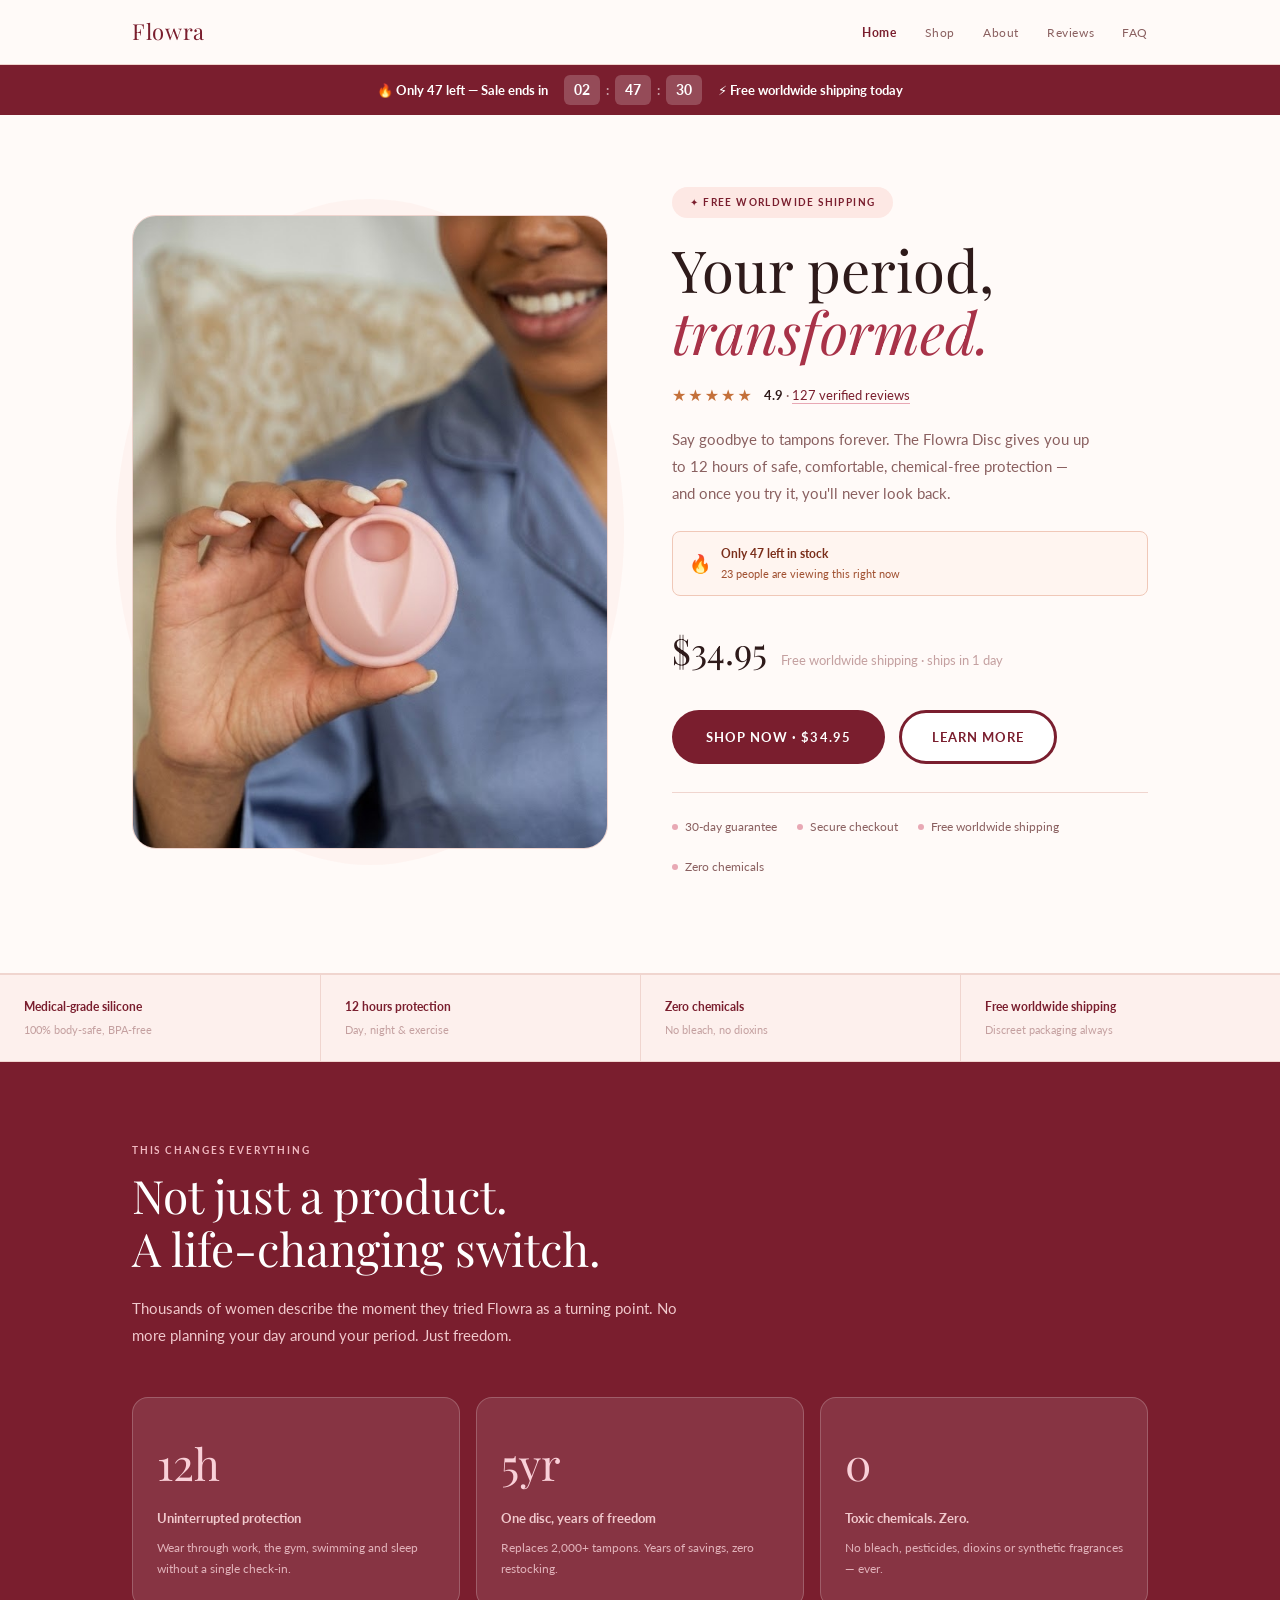
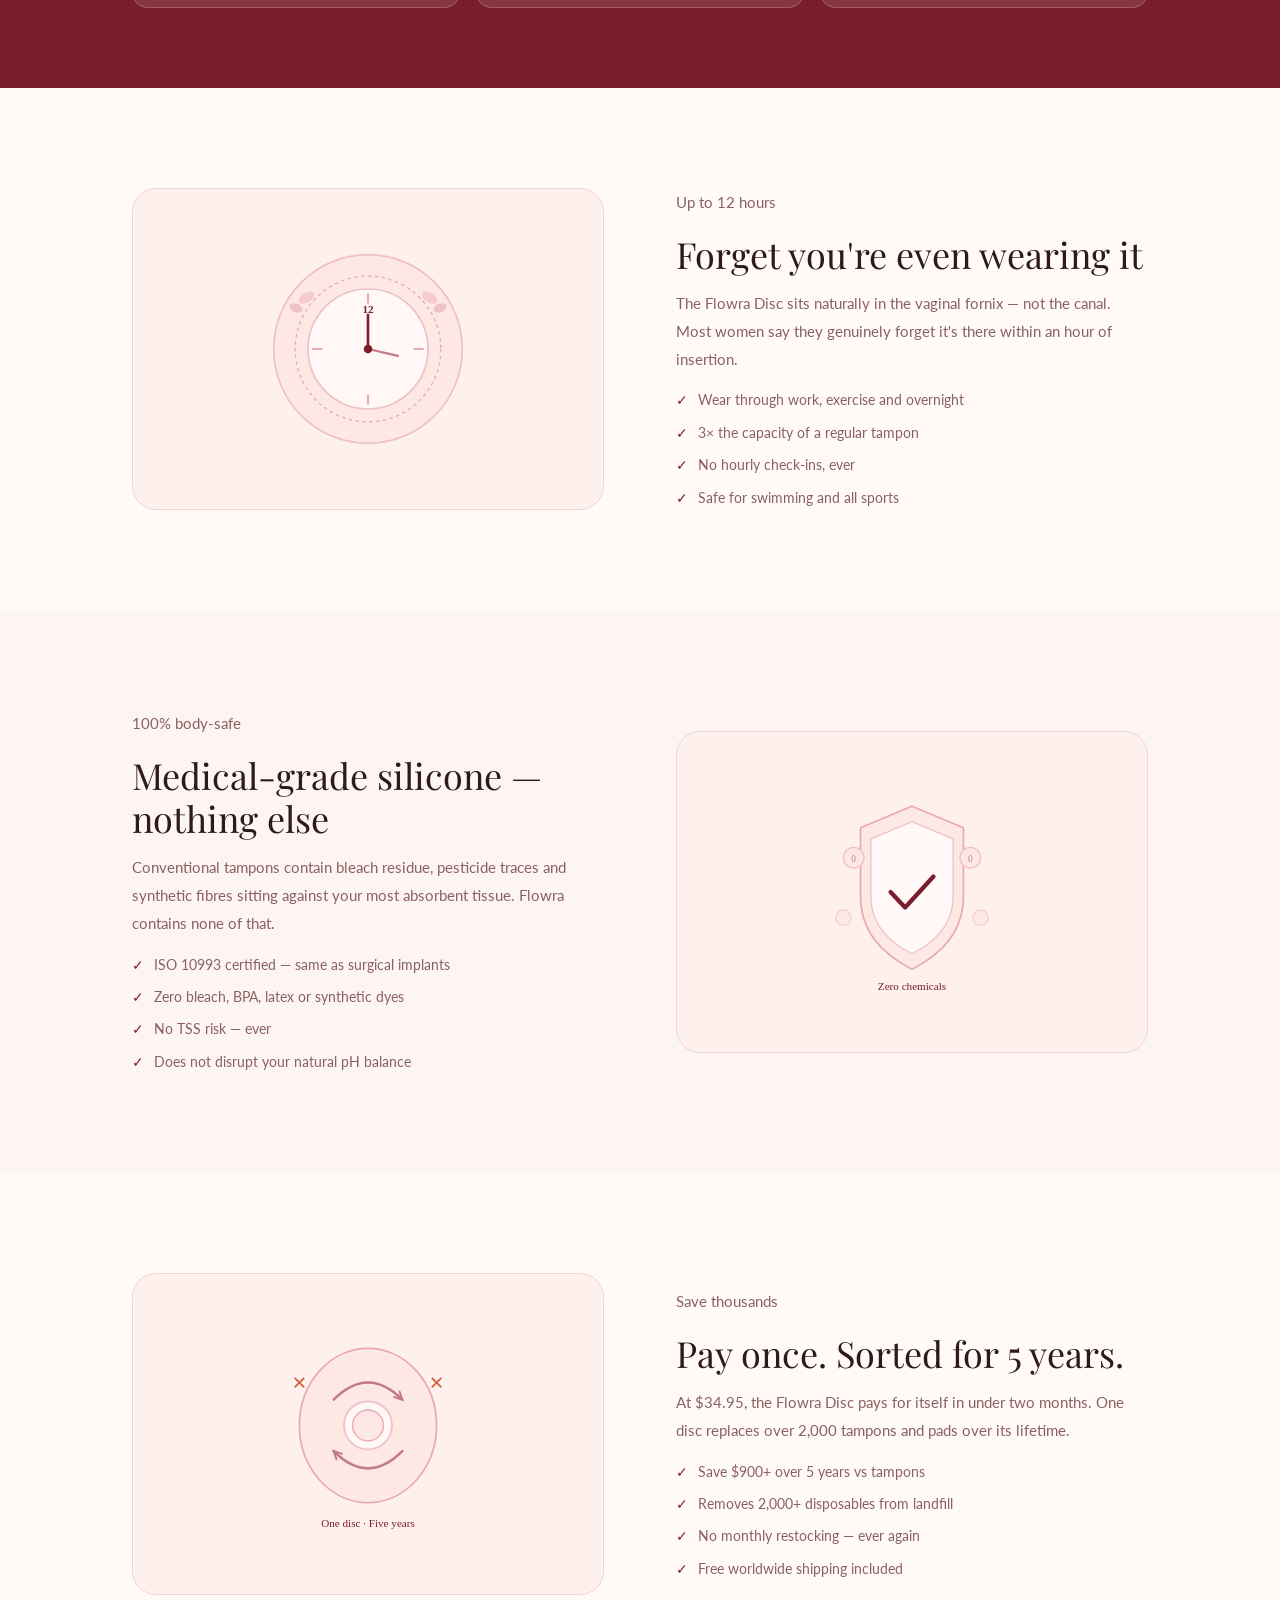
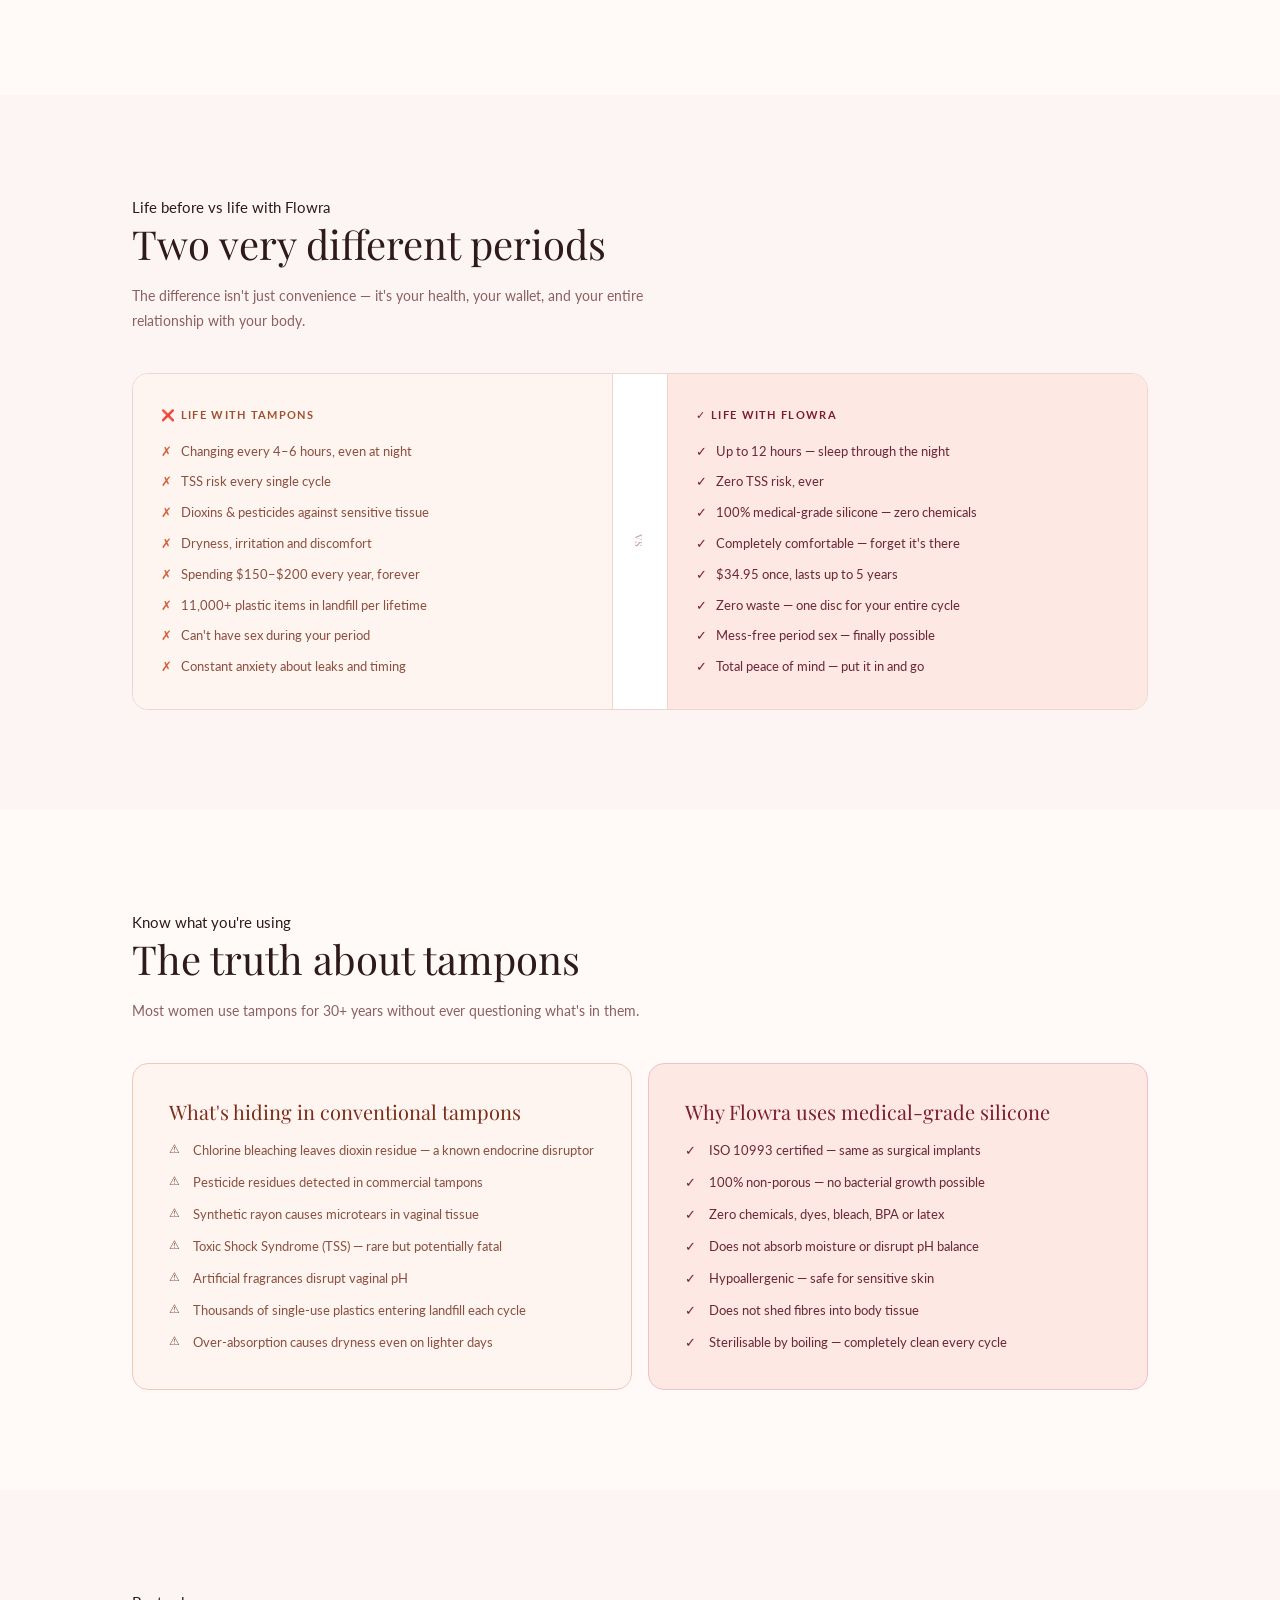
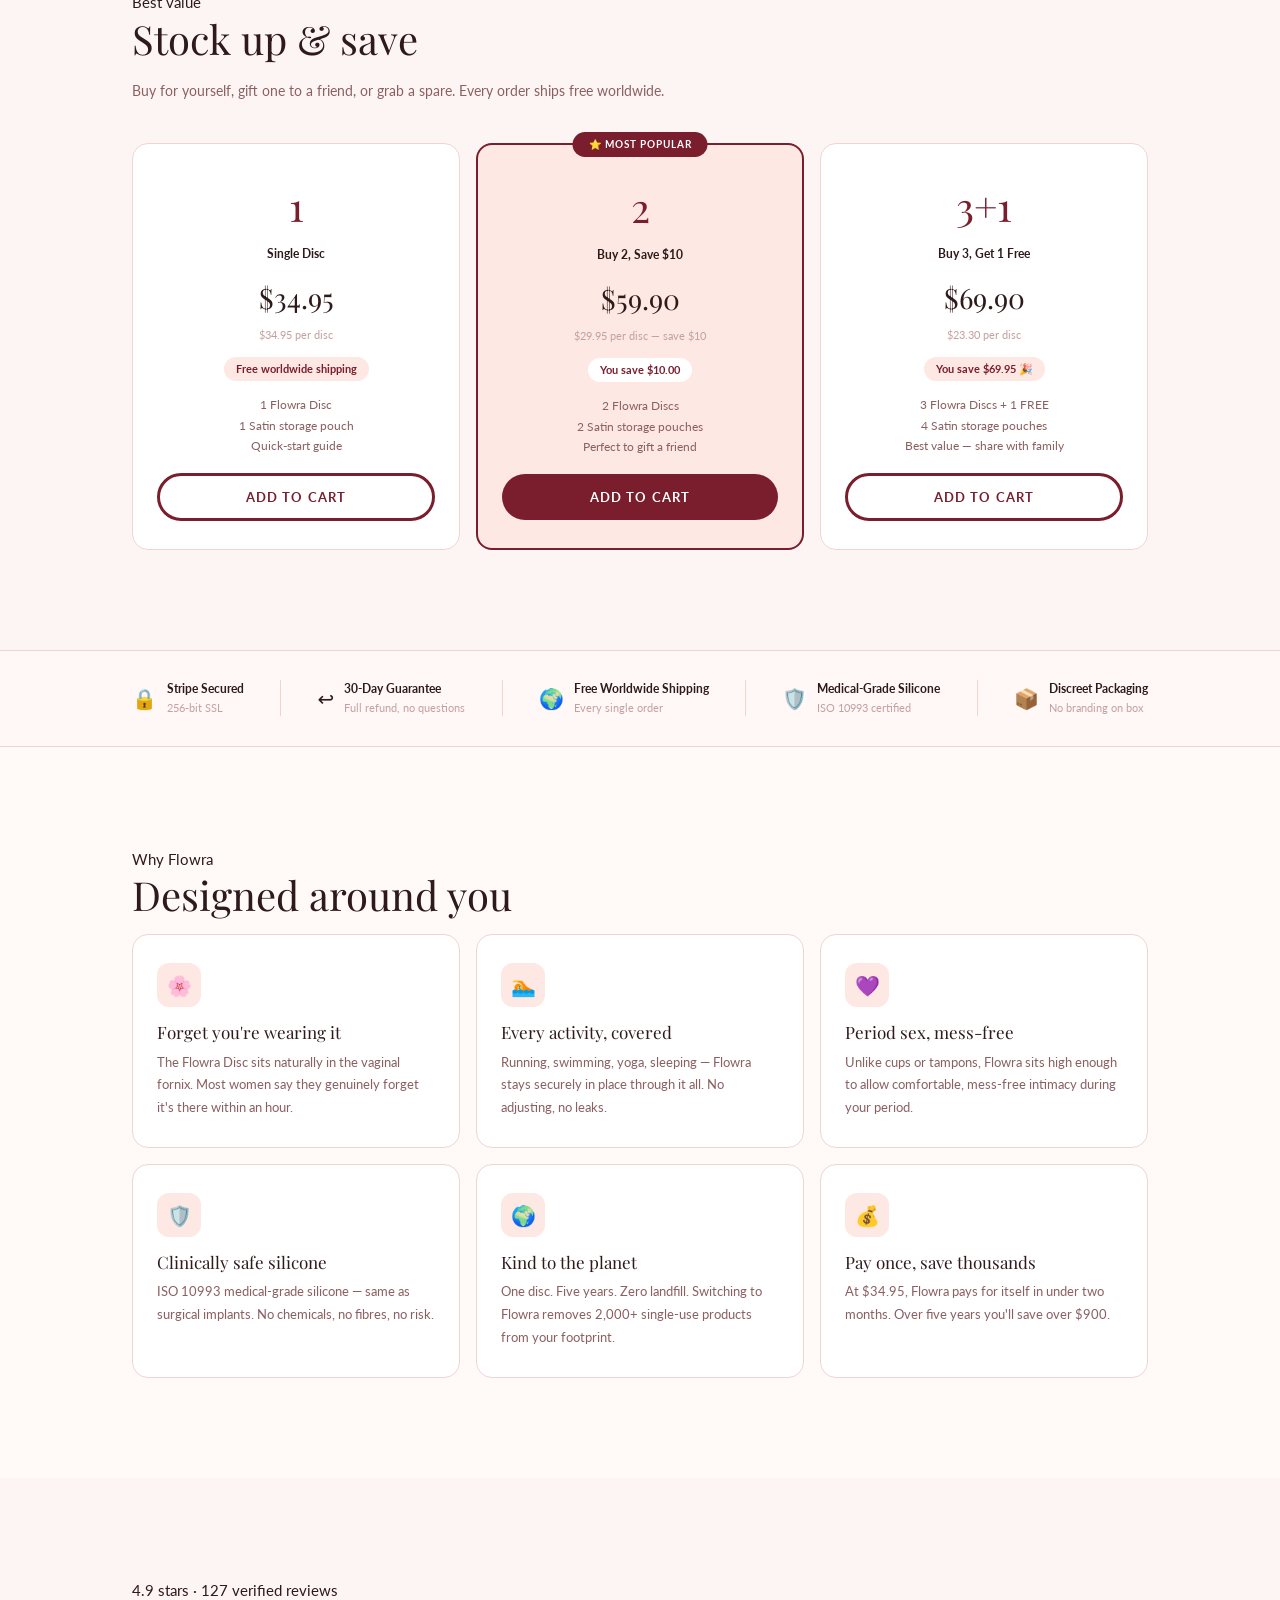
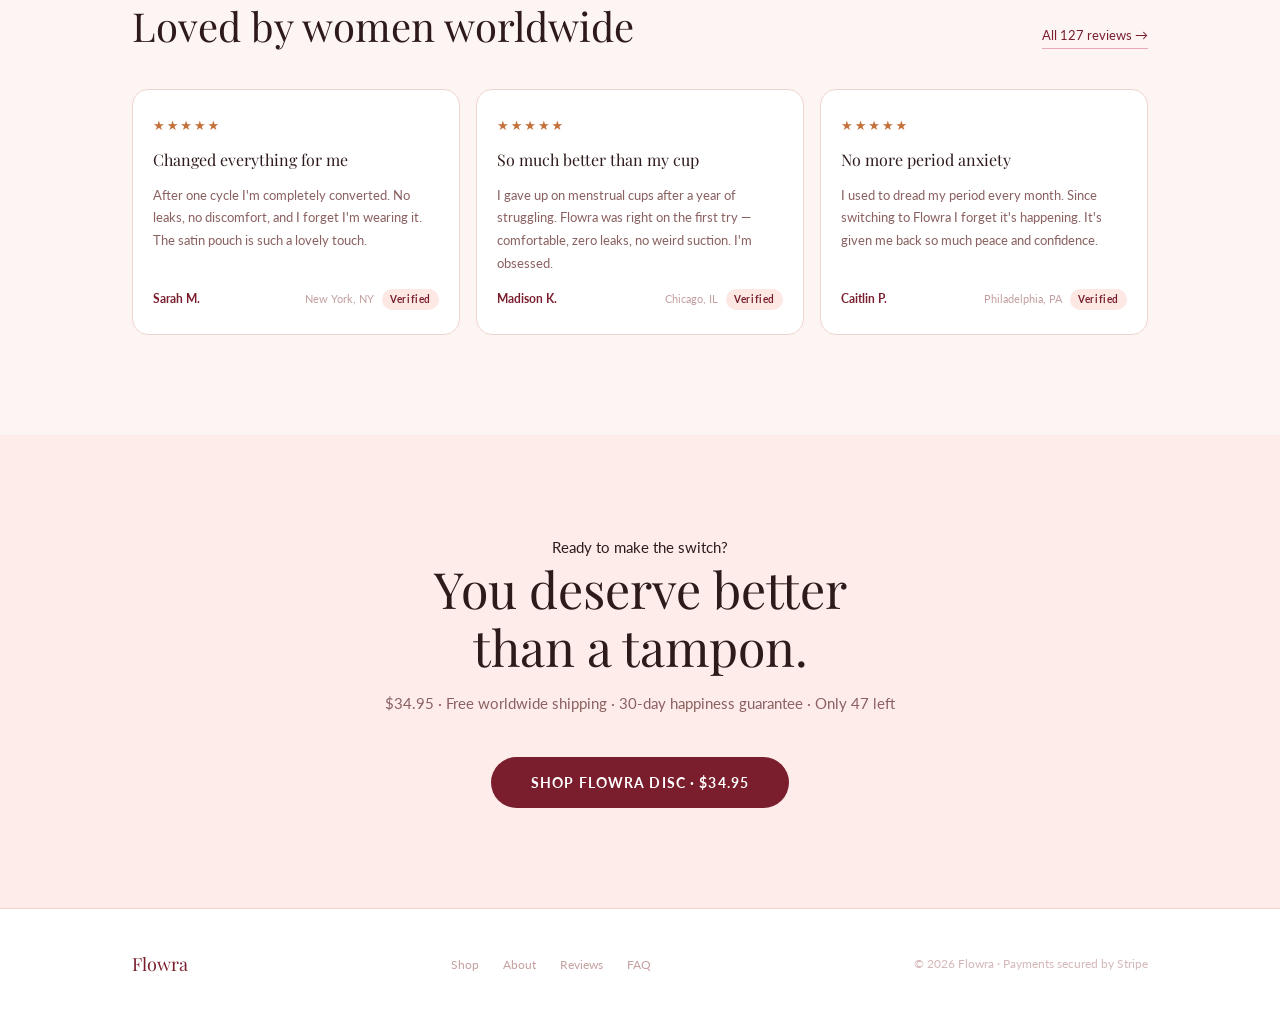
<file: index.html>
<!DOCTYPE html>
<html lang="en">
<head>
  <meta charset="UTF-8" />
  <meta name="viewport" content="width=device-width, initial-scale=1.0" />
  <title>Flowra — The Period Disc That Changes Everything</title>
  <meta name="description" content="Medical-grade reusable period disc. Up to 12 hours of protection. No chemicals, no TSS risk. Free worldwide shipping." />
  <link rel="stylesheet" href="flowra.css" />
  <style>
    .urgency-bar{background:#7a1e2e;color:#fff;text-align:center;padding:10px 20px;font-size:13px;font-weight:700;display:flex;align-items:center;justify-content:center;gap:16px;flex-wrap:wrap}
    .cd{background:rgba(255,255,255,.2);border-radius:6px;padding:3px 8px;font-size:14px;font-weight:700;min-width:36px;text-align:center}



    /* Illustration feature rows */
    .feat-row{padding:100px 0}
    .feat-row.tinted{background:#fdf5f3}
    .feat-inner{display:grid;grid-template-columns:1fr 1fr;gap:72px;align-items:center}
    .feat-inner.flip{direction:rtl}
    .feat-inner.flip>*{direction:ltr}
    .illus-box{background:var(--rose-pale);border-radius:var(--r-xl);padding:40px;display:flex;align-items:center;justify-content:center;border:1.5px solid var(--rose-border);min-height:320px}
    .feat-copy h2{font-family:var(--ff-serif);font-size:clamp(26px,3vw,36px);color:var(--ink);margin-bottom:14px;line-height:1.2}
    .feat-copy p{font-size:15px;color:var(--muted);line-height:1.85;margin-bottom:16px}
    .feat-list{list-style:none;display:flex;flex-direction:column;gap:10px;margin-top:4px}
    .feat-list li{font-size:14px;color:var(--muted);padding-left:22px;position:relative;line-height:1.6}
    .feat-list li::before{content:'✓';position:absolute;left:0;color:var(--rose-deep);font-weight:700}

    /* Before/after */
    .ba-wrap{display:grid;grid-template-columns:1fr auto 1fr;border:1.5px solid var(--rose-border);border-radius:var(--r-lg);overflow:hidden}
    .ba-col{padding:32px 28px}
    .ba-before{background:#fff5f0}
    .ba-after{background:var(--rose-blush)}
    .ba-div{display:flex;align-items:center;justify-content:center;background:var(--white);border-left:1.5px solid var(--rose-border);border-right:1.5px solid var(--rose-border);padding:0 16px;writing-mode:vertical-rl;font-family:var(--ff-serif);font-size:13px;color:var(--hint);letter-spacing:.1em}
    .ba-lbl{font-size:11px;font-weight:700;letter-spacing:.12em;text-transform:uppercase;margin-bottom:16px}
    .ba-before .ba-lbl{color:#a05030}
    .ba-after .ba-lbl{color:var(--rose-deep)}
    .ba-list{list-style:none;display:flex;flex-direction:column;gap:10px}
    .ba-list li{font-size:13px;padding-left:20px;position:relative;line-height:1.6}
    .ba-before .ba-list li{color:#8a5040}
    .ba-before .ba-list li::before{content:'✗';position:absolute;left:0;color:#d4603a;font-weight:700}
    .ba-after .ba-list li{color:#6a2838}
    .ba-after .ba-list li::before{content:'✓';position:absolute;left:0;color:var(--rose-deep);font-weight:700}

    /* Bundle */
    .bundle-grid{display:grid;grid-template-columns:repeat(3,1fr);gap:16px}
    .bc{border:1.5px solid var(--rose-border);border-radius:var(--r-lg);padding:28px 24px;background:var(--white);text-align:center;position:relative;cursor:pointer;transition:box-shadow .2s}
    .bc:hover{box-shadow:0 4px 24px rgba(122,30,46,.1)}
    .bc.pop{border:2.5px solid var(--rose-deep);background:var(--rose-blush)}
    .pop-tag{position:absolute;top:-13px;left:50%;transform:translateX(-50%);background:var(--rose-deep);color:#fff;font-size:10px;font-weight:700;letter-spacing:.1em;text-transform:uppercase;padding:4px 16px;border-radius:var(--r-pill);white-space:nowrap}
    .bq{font-family:var(--ff-serif);font-size:40px;color:var(--rose-deep);margin-bottom:4px}
    .bn{font-size:12px;font-weight:700;color:var(--ink);margin-bottom:10px}
    .bp{font-family:var(--ff-serif);font-size:28px;color:var(--ink);margin-bottom:4px}
    .bper{font-size:11px;color:var(--hint);margin-bottom:10px}
    .bsave{display:inline-block;background:var(--rose-blush);color:var(--rose-deep);font-size:11px;font-weight:700;padding:3px 12px;border-radius:var(--r-pill);margin-bottom:14px}
    .bc.pop .bsave{background:var(--white)}
    .binc{font-size:12px;color:var(--muted);line-height:1.7;margin-bottom:16px}

    @media(max-width:860px){.feat-inner,.feat-inner.flip{grid-template-columns:1fr;direction:ltr}.ba-wrap{grid-template-columns:1fr}.ba-div{writing-mode:horizontal-tb;padding:12px;border:none;border-top:1.5px solid var(--rose-border);border-bottom:1.5px solid var(--rose-border)}.bundle-grid{grid-template-columns:1fr}.trust-bar{grid-template-columns:1fr 1fr}}
  </style>
</head>
<body>

<!-- Urgency bar -->
<div class="urgency-bar">
  <span>🔥 Only 47 left — Sale ends in</span>
  <div style="display:flex;gap:6px;align-items:center">
    <div class="cd" id="cdh">02</div><span style="opacity:.6">:</span>
    <div class="cd" id="cdm">47</div><span style="opacity:.6">:</span>
    <div class="cd" id="cds">33</div>
  </div>
  <span>⚡ Free worldwide shipping today</span>
</div>

<!-- HERO -->
<section style="padding:72px 0 96px;border-bottom:1.5px solid var(--rose-border);background:var(--cream)">
  <div class="container">
    <div class="hero-grid">
      <div class="hero-img-wrap">
        <div class="hero-img-glow"></div>
        <div class="hero-img-box" style="border-radius:var(--r-xl);overflow:hidden;aspect-ratio:3/4">
          <img src="model-smiling.jpg" alt="Woman holding Flowra disc" style="width:100%;height:100%;object-fit:cover;object-position:center top" />
        </div>
      </div>
      <div>
        <span class="pill" style="display:inline-block;margin-bottom:20px">✦ Free Worldwide Shipping</span>
        <h1 style="font-family:var(--ff-serif);font-size:clamp(38px,5vw,58px);line-height:1.08;margin-bottom:18px;color:var(--ink)">
          Your period,<br><em style="color:var(--rose-mid)">transformed.</em>
        </h1>
        <div style="display:flex;align-items:center;gap:10px;margin-bottom:18px">
          <span style="color:#c4703a;font-size:16px;letter-spacing:2px">★★★★★</span>
          <span style="font-size:13px;color:var(--muted)"><strong style="color:var(--ink)">4.9</strong> · <a href="reviews.html" style="color:var(--rose-deep);border-bottom:1px solid var(--rose-soft)">127 verified reviews</a></span>
        </div>
        <p style="font-size:15px;color:var(--muted);line-height:1.8;margin-bottom:24px;max-width:420px">
          Say goodbye to tampons forever. The Flowra Disc gives you up to 12 hours of safe, comfortable, chemical-free protection — and once you try it, you'll never look back.
        </p>
        <div style="background:#fff5f0;border:1.5px solid #f0c8b8;border-radius:var(--r-md);padding:12px 16px;margin-bottom:24px;display:flex;align-items:center;gap:10px">
          <span style="font-size:18px">🔥</span>
          <div>
            <p style="font-size:12px;font-weight:700;color:#7a2e1a">Only 47 left in stock</p>
            <p style="font-size:11px;color:#a05030">23 people are viewing this right now</p>
          </div>
        </div>
        <div style="display:flex;align-items:baseline;gap:14px;margin-bottom:28px">
          <span style="font-family:var(--ff-serif);font-size:36px;color:var(--ink)">$34.95</span>
          <span style="font-size:13px;color:var(--hint)">Free worldwide shipping · ships in 1 day</span>
        </div>
        <div style="display:flex;gap:14px;margin-bottom:28px;flex-wrap:wrap">
          <button class="btn btn-primary" onclick="openCheckout('single')">Shop Now · $34.95</button>
          <a href="product.html" class="btn btn-outline">Learn More</a>
        </div>
        <div class="trust-row">
          <span class="trust-item"><span class="trust-dot"></span>30-day guarantee</span>
          <span class="trust-item"><span class="trust-dot"></span>Secure checkout</span>
          <span class="trust-item"><span class="trust-dot"></span>Free worldwide shipping</span>
          <span class="trust-item"><span class="trust-dot"></span>Zero chemicals</span>
        </div>
      </div>
    </div>
  </div>
</section>



<!-- STRIP -->
<div class="strip">
  <div class="strip-item"><p class="strip-label">Medical-grade silicone</p><p class="strip-sub">100% body-safe, BPA-free</p></div>
  <div class="strip-item"><p class="strip-label">12 hours protection</p><p class="strip-sub">Day, night &amp; exercise</p></div>
  <div class="strip-item"><p class="strip-label">Zero chemicals</p><p class="strip-sub">No bleach, no dioxins</p></div>
  <div class="strip-item"><p class="strip-label">Free worldwide shipping</p><p class="strip-sub">Discreet packaging always</p></div>
</div>

<!-- LIFE CHANGING -->
<section class="life-section">
  <div class="container">
    <p class="life-eyebrow">This changes everything</p>
    <h2 class="life-title">Not just a product.<br>A life-changing switch.</h2>
    <p class="life-sub">Thousands of women describe the moment they tried Flowra as a turning point. No more planning your day around your period. Just freedom.</p>
    <div class="grid-3">
      <div class="life-card"><p class="life-num">12h</p><p class="life-label">Uninterrupted protection</p><p class="life-desc">Wear through work, the gym, swimming and sleep without a single check-in.</p></div>
      <div class="life-card"><p class="life-num">5yr</p><p class="life-label">One disc, years of freedom</p><p class="life-desc">Replaces 2,000+ tampons. Years of savings, zero restocking.</p></div>
      <div class="life-card"><p class="life-num">0</p><p class="life-label">Toxic chemicals. Zero.</p><p class="life-desc">No bleach, pesticides, dioxins or synthetic fragrances — ever.</p></div>
    </div>
  </div>
</section>

<!-- ILLUSTRATION ROW 1 — 12 hour protection -->
<div class="feat-row">
  <div class="container">
    <div class="feat-inner">
      <div class="illus-box">
        <svg viewBox="0 0 280 280" width="240" height="240" xmlns="http://www.w3.org/2000/svg">
          <circle cx="140" cy="140" r="110" fill="#fde8e4" stroke="#f0c0c8" stroke-width="2"/>
          <circle cx="140" cy="140" r="85" fill="none" stroke="#e8a8b4" stroke-width="1.5" stroke-dasharray="4 4"/>
          <!-- Clock face -->
          <circle cx="140" cy="140" r="70" fill="#fff8f6" stroke="#f0c0c8" stroke-width="2"/>
          <!-- Hour marks -->
          <line x1="140" y1="76" x2="140" y2="86" stroke="#e8a8b4" stroke-width="2.5" stroke-linecap="round"/>
          <line x1="204" y1="140" x2="194" y2="140" stroke="#e8a8b4" stroke-width="2.5" stroke-linecap="round"/>
          <line x1="140" y1="204" x2="140" y2="194" stroke="#e8a8b4" stroke-width="2.5" stroke-linecap="round"/>
          <line x1="76" y1="140" x2="86" y2="140" stroke="#e8a8b4" stroke-width="2.5" stroke-linecap="round"/>
          <!-- Clock hands -->
          <line x1="140" y1="140" x2="140" y2="100" stroke="#7a1e2e" stroke-width="3" stroke-linecap="round"/>
          <line x1="140" y1="140" x2="175" y2="148" stroke="#c47a84" stroke-width="2.5" stroke-linecap="round"/>
          <circle cx="140" cy="140" r="5" fill="#7a1e2e"/>
          <!-- 12 label -->
          <text x="140" y="98" text-anchor="middle" font-family="Georgia,serif" font-size="13" fill="#7a1e2e" font-weight="bold">12</text>
          <!-- Rose petals decorative -->
          <ellipse cx="68" cy="80" rx="10" ry="6" fill="#f0c0c8" opacity=".7" transform="rotate(-30 68 80)"/>
          <ellipse cx="56" cy="92" rx="8" ry="5" fill="#e8a8b4" opacity=".6" transform="rotate(20 56 92)"/>
          <ellipse cx="212" cy="80" rx="10" ry="6" fill="#f0c0c8" opacity=".7" transform="rotate(30 212 80)"/>
          <ellipse cx="224" cy="92" rx="8" ry="5" fill="#e8a8b4" opacity=".6" transform="rotate(-20 224 92)"/>
        </svg>
      </div>
      <div class="feat-copy">
        <p class="section-eyebrow">Up to 12 hours</p>
        <h2>Forget you're even wearing it</h2>
        <p>The Flowra Disc sits naturally in the vaginal fornix — not the canal. Most women say they genuinely forget it's there within an hour of insertion.</p>
        <ul class="feat-list">
          <li>Wear through work, exercise and overnight</li>
          <li>3× the capacity of a regular tampon</li>
          <li>No hourly check-ins, ever</li>
          <li>Safe for swimming and all sports</li>
        </ul>
      </div>
    </div>
  </div>
</div>

<!-- ILLUSTRATION ROW 2 — Zero chemicals (flipped) -->
<div class="feat-row tinted">
  <div class="container">
    <div class="feat-inner flip">
      <div class="illus-box">
        <svg viewBox="0 0 280 280" width="240" height="240" xmlns="http://www.w3.org/2000/svg">
          <!-- Shield -->
          <path d="M140 40 L200 65 L200 145 Q200 200 140 230 Q80 200 80 145 L80 65 Z" fill="#fde8e4" stroke="#e8a8b4" stroke-width="2"/>
          <path d="M140 58 L188 78 L188 145 Q188 188 140 212 Q92 188 92 145 L92 78 Z" fill="#fff8f6" stroke="#f0c0c8" stroke-width="1.5"/>
          <!-- Checkmark inside shield -->
          <path d="M115 140 L132 158 L165 122" fill="none" stroke="#7a1e2e" stroke-width="5" stroke-linecap="round" stroke-linejoin="round"/>
          <!-- Small bubbles = zero chemicals -->
          <circle cx="72" cy="100" r="12" fill="#fde8e4" stroke="#f0c0c8" stroke-width="1.5"/>
          <text x="72" y="105" text-anchor="middle" font-family="Georgia" font-size="11" fill="#c47a84">0</text>
          <circle cx="208" cy="100" r="12" fill="#fde8e4" stroke="#f0c0c8" stroke-width="1.5"/>
          <text x="208" y="105" text-anchor="middle" font-family="Georgia" font-size="11" fill="#c47a84">0</text>
          <circle cx="60" cy="170" r="9" fill="#fde8e4" stroke="#f0c0c8" stroke-width="1.5" opacity=".7"/>
          <circle cx="220" cy="170" r="9" fill="#fde8e4" stroke="#f0c0c8" stroke-width="1.5" opacity=".7"/>
          <!-- Label -->
          <text x="140" y="254" text-anchor="middle" font-family="Georgia,serif" font-size="13" fill="#7a1e2e">Zero chemicals</text>
        </svg>
      </div>
      <div class="feat-copy">
        <p class="section-eyebrow">100% body-safe</p>
        <h2>Medical-grade silicone — nothing else</h2>
        <p>Conventional tampons contain bleach residue, pesticide traces and synthetic fibres sitting against your most absorbent tissue. Flowra contains none of that.</p>
        <ul class="feat-list">
          <li>ISO 10993 certified — same as surgical implants</li>
          <li>Zero bleach, BPA, latex or synthetic dyes</li>
          <li>No TSS risk — ever</li>
          <li>Does not disrupt your natural pH balance</li>
        </ul>
      </div>
    </div>
  </div>
</div>

<!-- ILLUSTRATION ROW 3 — Eco / savings -->
<div class="feat-row">
  <div class="container">
    <div class="feat-inner">
      <div class="illus-box">
        <svg viewBox="0 0 280 280" width="240" height="240" xmlns="http://www.w3.org/2000/svg">
          <!-- Leaf / earth shape -->
          <ellipse cx="140" cy="130" rx="80" ry="90" fill="#fde8e4" stroke="#e8a8b4" stroke-width="2"/>
          <!-- Dollar sign -->
          <text x="140" y="148" text-anchor="middle" font-family="Georgia,serif" font-size="52" fill="#7a1e2e" opacity=".15">$</text>
          <!-- Recycling arrows -->
          <path d="M100 100 Q140 60 180 100" fill="none" stroke="#c47a84" stroke-width="3" stroke-linecap="round" marker-end="url(#arr)"/>
          <path d="M180 160 Q140 200 100 160" fill="none" stroke="#c47a84" stroke-width="3" stroke-linecap="round" marker-end="url(#arr)"/>
          <defs>
            <marker id="arr" viewBox="0 0 10 10" refX="8" refY="5" markerWidth="5" markerHeight="5" orient="auto">
              <path d="M2 2L8 5L2 8" fill="none" stroke="#c47a84" stroke-width="1.5" stroke-linecap="round"/>
            </marker>
          </defs>
          <!-- Centre disc icon -->
          <circle cx="140" cy="130" r="28" fill="#fff8f6" stroke="#f0c0c8" stroke-width="2"/>
          <circle cx="140" cy="130" r="18" fill="#fde8e4" stroke="#e8a8b4" stroke-width="1.5"/>
          <!-- 5yr text -->
          <text x="140" y="248" text-anchor="middle" font-family="Georgia,serif" font-size="13" fill="#7a1e2e">One disc · Five years</text>
          <!-- Small tampon crosses being removed -->
          <line x1="55" y1="75" x2="65" y2="85" stroke="#d4603a" stroke-width="2" stroke-linecap="round"/>
          <line x1="65" y1="75" x2="55" y2="85" stroke="#d4603a" stroke-width="2" stroke-linecap="round"/>
          <line x1="215" y1="75" x2="225" y2="85" stroke="#d4603a" stroke-width="2" stroke-linecap="round"/>
          <line x1="225" y1="75" x2="215" y2="85" stroke="#d4603a" stroke-width="2" stroke-linecap="round"/>
        </svg>
      </div>
      <div class="feat-copy">
        <p class="section-eyebrow">Save thousands</p>
        <h2>Pay once. Sorted for 5 years.</h2>
        <p>At $34.95, the Flowra Disc pays for itself in under two months. One disc replaces over 2,000 tampons and pads over its lifetime.</p>
        <ul class="feat-list">
          <li>Save $900+ over 5 years vs tampons</li>
          <li>Removes 2,000+ disposables from landfill</li>
          <li>No monthly restocking — ever again</li>
          <li>Free worldwide shipping included</li>
        </ul>
      </div>
    </div>
  </div>
</div>

<!-- BEFORE / AFTER -->
<section style="padding:100px 0;background:#fdf5f3">
  <div class="container">
    <p class="section-eyebrow">Life before vs life with Flowra</p>
    <h2 class="section-title">Two very different periods</h2>
    <p class="section-sub">The difference isn't just convenience — it's your health, your wallet, and your entire relationship with your body.</p>
    <div class="ba-wrap">
      <div class="ba-col ba-before">
        <p class="ba-lbl">❌ Life with tampons</p>
        <ul class="ba-list">
          <li>Changing every 4–6 hours, even at night</li>
          <li>TSS risk every single cycle</li>
          <li>Dioxins &amp; pesticides against sensitive tissue</li>
          <li>Dryness, irritation and discomfort</li>
          <li>Spending $150–$200 every year, forever</li>
          <li>11,000+ plastic items in landfill per lifetime</li>
          <li>Can't have sex during your period</li>
          <li>Constant anxiety about leaks and timing</li>
        </ul>
      </div>
      <div class="ba-div">vs</div>
      <div class="ba-col ba-after">
        <p class="ba-lbl">✓ Life with Flowra</p>
        <ul class="ba-list">
          <li>Up to 12 hours — sleep through the night</li>
          <li>Zero TSS risk, ever</li>
          <li>100% medical-grade silicone — zero chemicals</li>
          <li>Completely comfortable — forget it's there</li>
          <li>$34.95 once, lasts up to 5 years</li>
          <li>Zero waste — one disc for your entire cycle</li>
          <li>Mess-free period sex — finally possible</li>
          <li>Total peace of mind — put it in and go</li>
        </ul>
      </div>
    </div>
  </div>
</section>

<!-- TAMPON DANGERS -->
<section style="padding:100px 0;background:var(--cream)">
  <div class="container">
    <p class="section-eyebrow">Know what you're using</p>
    <h2 class="section-title">The truth about tampons</h2>
    <p class="section-sub">Most women use tampons for 30+ years without ever questioning what's in them.</p>
    <div class="grid-2">
      <div class="warning-box">
        <h3 class="warning-title">What's hiding in conventional tampons</h3>
        <ul class="warning-list">
          <li>Chlorine bleaching leaves dioxin residue — a known endocrine disruptor</li>
          <li>Pesticide residues detected in commercial tampons</li>
          <li>Synthetic rayon causes microtears in vaginal tissue</li>
          <li>Toxic Shock Syndrome (TSS) — rare but potentially fatal</li>
          <li>Artificial fragrances disrupt vaginal pH</li>
          <li>Thousands of single-use plastics entering landfill each cycle</li>
          <li>Over-absorption causes dryness even on lighter days</li>
        </ul>
      </div>
      <div class="silicone-box">
        <h3 class="silicone-title">Why Flowra uses medical-grade silicone</h3>
        <ul class="silicone-list">
          <li>ISO 10993 certified — same as surgical implants</li>
          <li>100% non-porous — no bacterial growth possible</li>
          <li>Zero chemicals, dyes, bleach, BPA or latex</li>
          <li>Does not absorb moisture or disrupt pH balance</li>
          <li>Hypoallergenic — safe for sensitive skin</li>
          <li>Does not shed fibres into body tissue</li>
          <li>Sterilisable by boiling — completely clean every cycle</li>
        </ul>
      </div>
    </div>
  </div>
</section>

<!-- BUNDLE DEALS -->
<section id="bundles" style="padding:100px 0;background:#fdf5f3">
  <div class="container">
    <p class="section-eyebrow">Best value</p>
    <h2 class="section-title">Stock up &amp; save</h2>
    <p class="section-sub">Buy for yourself, gift one to a friend, or grab a spare. Every order ships free worldwide.</p>
    <div class="bundle-grid">
      <div class="bc" onclick="openCheckout('single')">
        <p class="bq">1</p>
        <p class="bn">Single Disc</p>
        <p class="bp">$34.95</p>
        <p class="bper">$34.95 per disc</p>
        <span class="bsave">Free worldwide shipping</span>
        <p class="binc">1 Flowra Disc<br>1 Satin storage pouch<br>Quick-start guide</p>
        <button class="btn btn-outline" style="width:100%;justify-content:center">Add to Cart</button>
      </div>
      <div class="bc pop" onclick="openCheckout('double')">
        <span class="pop-tag">⭐ Most Popular</span>
        <p class="bq">2</p>
        <p class="bn">Buy 2, Save $10</p>
        <p class="bp">$59.90</p>
        <p class="bper">$29.95 per disc — save $10</p>
        <span class="bsave">You save $10.00</span>
        <p class="binc">2 Flowra Discs<br>2 Satin storage pouches<br>Perfect to gift a friend</p>
        <button class="btn btn-primary" style="width:100%;justify-content:center">Add to Cart</button>
      </div>
      <div class="bc" onclick="openCheckout('triple')">
        <p class="bq">3+1</p>
        <p class="bn">Buy 3, Get 1 Free</p>
        <p class="bp">$69.90</p>
        <p class="bper">$23.30 per disc</p>
        <span class="bsave">You save $69.95 🎉</span>
        <p class="binc">3 Flowra Discs + 1 FREE<br>4 Satin storage pouches<br>Best value — share with family</p>
        <button class="btn btn-outline" style="width:100%;justify-content:center">Add to Cart</button>
      </div>
    </div>
  </div>
</section>

<!-- TRUST BADGES — after bundles -->
<div style="background:#fff8f6;border-top:1.5px solid var(--rose-border);border-bottom:1.5px solid var(--rose-border)">
  <div class="container">
    <div style="display:flex;justify-content:space-between;align-items:center;padding:28px 0">
      <div style="display:flex;align-items:center;gap:10px"><span style="font-size:20px">🔒</span><div><p style="font-size:12px;font-weight:700;color:var(--ink)">Stripe Secured</p><p style="font-size:11px;color:var(--hint)">256-bit SSL</p></div></div>
      <div style="width:1px;height:36px;background:var(--rose-border)"></div>
      <div style="display:flex;align-items:center;gap:10px"><span style="font-size:20px">↩️</span><div><p style="font-size:12px;font-weight:700;color:var(--ink)">30-Day Guarantee</p><p style="font-size:11px;color:var(--hint)">Full refund, no questions</p></div></div>
      <div style="width:1px;height:36px;background:var(--rose-border)"></div>
      <div style="display:flex;align-items:center;gap:10px"><span style="font-size:20px">🌍</span><div><p style="font-size:12px;font-weight:700;color:var(--ink)">Free Worldwide Shipping</p><p style="font-size:11px;color:var(--hint)">Every single order</p></div></div>
      <div style="width:1px;height:36px;background:var(--rose-border)"></div>
      <div style="display:flex;align-items:center;gap:10px"><span style="font-size:20px">🛡️</span><div><p style="font-size:12px;font-weight:700;color:var(--ink)">Medical-Grade Silicone</p><p style="font-size:11px;color:var(--hint)">ISO 10993 certified</p></div></div>
      <div style="width:1px;height:36px;background:var(--rose-border)"></div>
      <div style="display:flex;align-items:center;gap:10px"><span style="font-size:20px">📦</span><div><p style="font-size:12px;font-weight:700;color:var(--ink)">Discreet Packaging</p><p style="font-size:11px;color:var(--hint)">No branding on box</p></div></div>
    </div>
  </div>
</div>

<!-- FEATURES -->
<section style="padding:100px 0;background:var(--cream)">
  <div class="container">
    <p class="section-eyebrow">Why Flowra</p>
    <h2 class="section-title">Designed around you</h2>
    <div class="grid-3">
      <div class="feature-card"><div class="feature-icon">🌸</div><h3 class="feature-title">Forget you're wearing it</h3><p class="feature-desc">The Flowra Disc sits naturally in the vaginal fornix. Most women say they genuinely forget it's there within an hour.</p></div>
      <div class="feature-card"><div class="feature-icon">🏊</div><h3 class="feature-title">Every activity, covered</h3><p class="feature-desc">Running, swimming, yoga, sleeping — Flowra stays securely in place through it all. No adjusting, no leaks.</p></div>
      <div class="feature-card"><div class="feature-icon">💜</div><h3 class="feature-title">Period sex, mess-free</h3><p class="feature-desc">Unlike cups or tampons, Flowra sits high enough to allow comfortable, mess-free intimacy during your period.</p></div>
      <div class="feature-card"><div class="feature-icon">🛡️</div><h3 class="feature-title">Clinically safe silicone</h3><p class="feature-desc">ISO 10993 medical-grade silicone — same as surgical implants. No chemicals, no fibres, no risk.</p></div>
      <div class="feature-card"><div class="feature-icon">🌍</div><h3 class="feature-title">Kind to the planet</h3><p class="feature-desc">One disc. Five years. Zero landfill. Switching to Flowra removes 2,000+ single-use products from your footprint.</p></div>
      <div class="feature-card"><div class="feature-icon">💰</div><h3 class="feature-title">Pay once, save thousands</h3><p class="feature-desc">At $34.95, Flowra pays for itself in under two months. Over five years you'll save over $900.</p></div>
    </div>
  </div>
</section>

<!-- REVIEWS -->
<section style="padding:100px 0;background:#fdf5f3">
  <div class="container">
    <p class="section-eyebrow">4.9 stars · 127 verified reviews</p>
    <div style="display:flex;justify-content:space-between;align-items:flex-end;margin-bottom:40px">
      <h2 class="section-title" style="margin-bottom:0">Loved by women worldwide</h2>
      <a href="reviews.html" style="font-size:13px;color:var(--rose-deep);border-bottom:1px solid var(--rose-soft);padding-bottom:2px">All 127 reviews →</a>
    </div>
    <div class="grid-3">
      <div class="review-card"><p class="review-stars">★★★★★</p><p class="review-title">Changed everything for me</p><p class="review-body">After one cycle I'm completely converted. No leaks, no discomfort, and I forget I'm wearing it. The satin pouch is such a lovely touch.</p><div class="review-footer"><span class="review-name">Sarah M.</span><div class="review-meta"><span class="review-loc">New York, NY</span><span class="tag-verified">Verified</span></div></div></div>
      <div class="review-card"><p class="review-stars">★★★★★</p><p class="review-title">So much better than my cup</p><p class="review-body">I gave up on menstrual cups after a year of struggling. Flowra was right on the first try — comfortable, zero leaks, no weird suction. I'm obsessed.</p><div class="review-footer"><span class="review-name">Madison K.</span><div class="review-meta"><span class="review-loc">Chicago, IL</span><span class="tag-verified">Verified</span></div></div></div>
      <div class="review-card"><p class="review-stars">★★★★★</p><p class="review-title">No more period anxiety</p><p class="review-body">I used to dread my period every month. Since switching to Flowra I forget it's happening. It's given me back so much peace and confidence.</p><div class="review-footer"><span class="review-name">Caitlin P.</span><div class="review-meta"><span class="review-loc">Philadelphia, PA</span><span class="tag-verified">Verified</span></div></div></div>
    </div>
  </div>
</section>

<!-- CTA -->
<section class="cta-section">
  <div class="container">
    <p class="section-eyebrow">Ready to make the switch?</p>
    <h2 class="cta-title">You deserve better<br>than a tampon.</h2>
    <p class="cta-sub">$34.95 · Free worldwide shipping · 30-day happiness guarantee · Only 47 left</p>
    <button class="btn btn-primary" onclick="openCheckout('single')" style="font-size:14px;padding:17px 40px">Shop Flowra Disc · $34.95</button>
  </div>
</section>

<!-- CHECKOUT MODAL -->
<div class="modal-overlay" id="checkout-modal">
  <div class="modal">
    <button class="modal-close" onclick="closeCheckout()">×</button>
    <h2 class="modal-title">Complete your order</h2>
    <p class="modal-sub" id="modal-bundle-label">Flowra Disc + Satin Pouch — $34.95</p>
    <div style="background:#fff5f0;border:1.5px solid #f0c8b8;border-radius:var(--r-md);padding:10px 14px;margin-bottom:16px;display:flex;align-items:center;gap:8px">
      <span>🔥</span>
      <p style="font-size:12px;color:#7a2e1a;font-weight:700">Only 47 left — order now to secure yours</p>
    </div>
    <div style="margin-bottom:20px">
      <p style="font-size:12px;font-weight:700;letter-spacing:.08em;text-transform:uppercase;color:var(--muted);margin-bottom:10px">Choose your colour</p>
      <div style="display:flex;gap:10px">
        <label style="flex:1;cursor:pointer">
          <input type="radio" name="colour" value="Pink" checked style="display:none" onchange="selectColour('Pink')">
          <div class="colour-opt" id="opt-pink" style="border:2.5px solid var(--rose-deep);border-radius:var(--r-md);padding:10px 8px;text-align:center;background:var(--rose-blush)">
            <div style="width:26px;height:26px;border-radius:50%;background:#f0a8b4;margin:0 auto 5px;border:1.5px solid #e090a0"></div>
            <span style="font-size:11px;font-weight:700;color:var(--rose-deep)">Pink</span>
          </div>
        </label>
        <label style="flex:1;cursor:pointer">
          <input type="radio" name="colour" value="Purple" style="display:none" onchange="selectColour('Purple')">
          <div class="colour-opt" id="opt-purple" style="border:1.5px solid var(--rose-border);border-radius:var(--r-md);padding:10px 8px;text-align:center;background:var(--white)">
            <div style="width:26px;height:26px;border-radius:50%;background:#9b59b6;margin:0 auto 5px;border:1.5px solid #8e44ad"></div>
            <span style="font-size:11px;font-weight:700;color:var(--muted)">Purple</span>
          </div>
        </label>
        <label style="flex:1;cursor:pointer">
          <input type="radio" name="colour" value="Black" style="display:none" onchange="selectColour('Black')">
          <div class="colour-opt" id="opt-black" style="border:1.5px solid var(--rose-border);border-radius:var(--r-md);padding:10px 8px;text-align:center;background:var(--white)">
            <div style="width:26px;height:26px;border-radius:50%;background:#2c2c2c;margin:0 auto 5px;border:1.5px solid #1a1a1a"></div>
            <span style="font-size:11px;font-weight:700;color:var(--muted)">Black</span>
          </div>
        </label>
      </div>
    </div>
    <div class="modal-trust">
      <span>🌍 Free worldwide shipping</span>
      <span>↩️ 30-day guarantee</span>
      <span>🔒 Secure checkout</span>
    </div>
    <div id="payment-element"></div>
    <p id="payment-message" style="color:#e53e3e;font-size:13px;margin:10px 0;display:none"></p>
    <button class="btn btn-primary btn-full" id="pay-btn" onclick="handlePayment()" style="margin-top:16px">Pay $34.95</button>
    <p style="font-size:12px;color:var(--hint);text-align:center;margin-top:12px">🔒 Secured by Stripe · No card details stored</p>
  </div>
</div>

<script src="flowra-shared.js"></script>
<script src="https://js.stripe.com/v3/"></script>
<script>
  const STRIPE_KEY = 'pk_test_51THO6aF3Ro7zFn9fvIlRLFGZSh9jHfn76gFZgc5RG9dT1n8OoZpz3VV2dDCkkszu1z07TuVZPcjXt3VtHuBxSjZ200NUqBs5VY';
  const BACKEND_URL = 'https://flowra-backend-chi.vercel.app';
  let stripe, elements, selectedColour = 'Pink';

  const bundlePrices = {
    single: { label: 'Flowra Disc + Satin Pouch — $34.95', amount: '$34.95' },
    double: { label: '2x Flowra Discs — $59.90 (Save $10)', amount: '$59.90' },
    triple: { label: '3+1 FREE Flowra Discs — $69.90', amount: '$69.90' }
  };

  function selectColour(colour) {
    selectedColour = colour;
    ['pink','purple','black'].forEach(c => {
      const el = document.getElementById('opt-'+c);
      const active = colour.toLowerCase()===c;
      el.style.border = active ? '2.5px solid var(--rose-deep)' : '1.5px solid var(--rose-border)';
      el.style.background = active ? 'var(--rose-blush)' : 'var(--white)';
      el.querySelector('span').style.color = active ? 'var(--rose-deep)' : 'var(--muted)';
    });
  }

  async function openCheckout(bundle) {
    const b = bundlePrices[bundle] || bundlePrices.single;
    document.getElementById('modal-bundle-label').textContent = b.label;
    document.getElementById('pay-btn').textContent = 'Pay ' + b.amount;
    document.getElementById('checkout-modal').classList.add('open');
    if (!stripe) {
      stripe = Stripe(STRIPE_KEY);
      try {
        const res = await fetch(BACKEND_URL + '/api/create-payment-intent', {
          method: 'POST', headers: {'Content-Type':'application/json'}, body: JSON.stringify({bundle})
        });
        const { clientSecret } = await res.json();
        elements = stripe.elements({ clientSecret, appearance: {
          theme: 'stripe',
          variables: { colorPrimary: '#7a1e2e', colorBackground: '#fdf5f3', colorText: '#2e1a1a', fontFamily: 'Lato, sans-serif', borderRadius: '8px' }
        }});
        elements.create('payment').mount('#payment-element');
      } catch(e) {
        const msg = document.getElementById('payment-message');
        msg.style.display = 'block';
        msg.textContent = 'Could not load payment form. Please try again.';
      }
    }
  }

  function closeCheckout() { document.getElementById('checkout-modal').classList.remove('open'); }

  async function handlePayment() {
    const btn = document.getElementById('pay-btn');
    const msg = document.getElementById('payment-message');
    const orig = btn.textContent;
    btn.textContent = 'Processing…'; btn.disabled = true; msg.style.display = 'none';
    const { error } = await stripe.confirmPayment({
      elements,
      confirmParams: { return_url: window.location.origin + '/success.html' }
    });
    if (error) { msg.textContent = error.message; msg.style.display = 'block'; btn.textContent = orig; btn.disabled = false; }
  }

  document.getElementById('checkout-modal').addEventListener('click', function(e) { if (e.target===this) closeCheckout(); });

  let total = 2*3600+47*60+33;
  function tick() {
    total--; if(total<0) total=3*3600;
    document.getElementById('cdh').textContent=String(Math.floor(total/3600)).padStart(2,'0');
    document.getElementById('cdm').textContent=String(Math.floor((total%3600)/60)).padStart(2,'0');
    document.getElementById('cds').textContent=String(total%60).padStart(2,'0');
  }
  setInterval(tick, 1000);
</script>
</body>
</html>
</file>
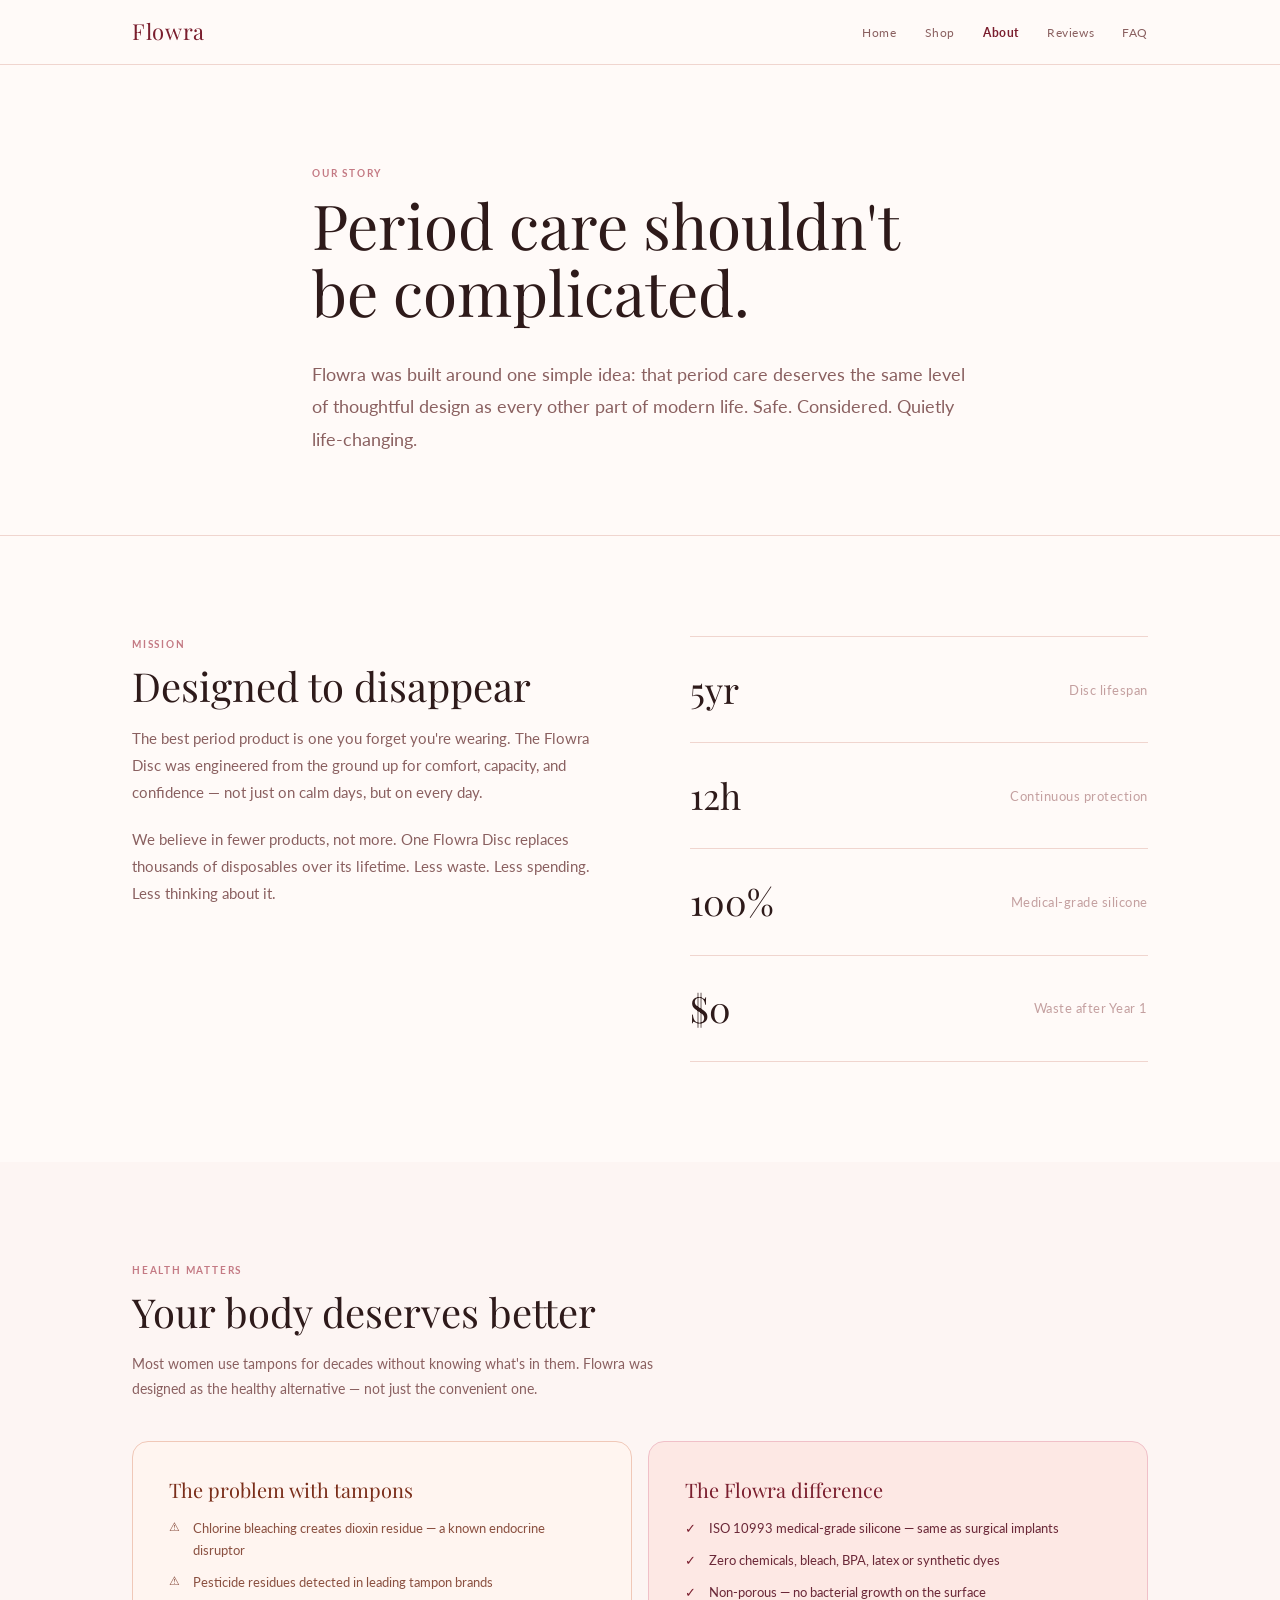
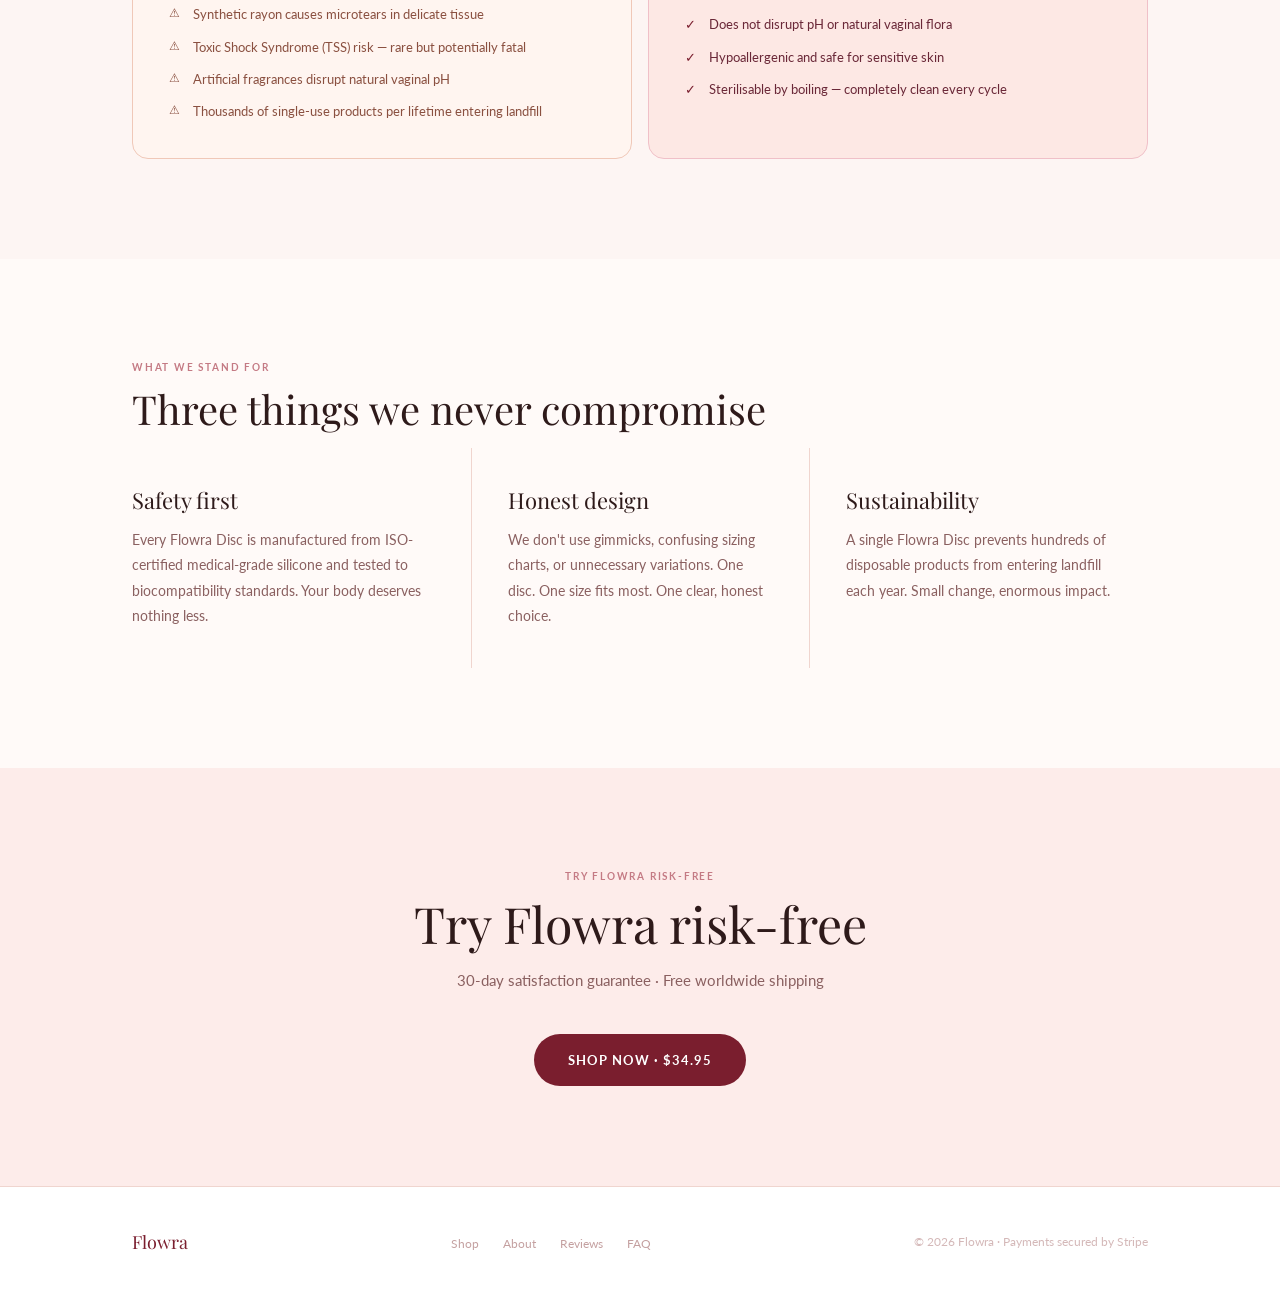
<file: about.html>
<!DOCTYPE html>
<html lang="en">
<head>
  <meta charset="UTF-8" />
  <meta name="viewport" content="width=device-width, initial-scale=1.0" />
  <title>About — Flowra</title>
  <meta name="description" content="Learn about Flowra's mission to simplify period care with thoughtful, modern design." />
  <link rel="stylesheet" href="flowra.css" />
</head>
<body>

<main>

  <!-- Hero -->
  <section style="padding:100px 0 80px;border-bottom:1.5px solid var(--rose-border)">
    <div class="container" style="max-width:720px">
      <p class="eyebrow">Our story</p>
      <h1 style="font-family:var(--ff-serif);font-size:clamp(40px,6vw,62px);line-height:1.08;margin-bottom:32px">
        Period care shouldn't<br>be complicated.
      </h1>
      <p style="font-size:18px;color:var(--muted);line-height:1.8">
        Flowra was built around one simple idea: that period care deserves the same level of thoughtful design as every other part of modern life. Safe. Considered. Quietly life-changing.
      </p>
    </div>
  </section>

  <!-- Mission -->
  <section class="sec-cream">
    <div class="container">
      <div style="display:grid;grid-template-columns:1fr 1fr;gap:100px;align-items:start">
        <div>
          <p class="eyebrow">Mission</p>
          <h2 class="section-title">Designed to disappear</h2>
          <p style="font-size:15px;color:var(--muted);line-height:1.8;margin-bottom:20px">
            The best period product is one you forget you're wearing. The Flowra Disc was engineered from the ground up for comfort, capacity, and confidence — not just on calm days, but on every day.
          </p>
          <p style="font-size:15px;color:var(--muted);line-height:1.8">
            We believe in fewer products, not more. One Flowra Disc replaces thousands of disposables over its lifetime. Less waste. Less spending. Less thinking about it.
          </p>
        </div>
        <div>
          <div class="stat-row"><span class="stat-num-lg">5yr</span><span class="stat-label-sm">Disc lifespan</span></div>
          <div class="stat-row"><span class="stat-num-lg">12h</span><span class="stat-label-sm">Continuous protection</span></div>
          <div class="stat-row"><span class="stat-num-lg">100%</span><span class="stat-label-sm">Medical-grade silicone</span></div>
          <div class="stat-row"><span class="stat-num-lg">$0</span><span class="stat-label-sm">Waste after Year 1</span></div>
        </div>
      </div>
    </div>
  </section>

  <!-- Health -->
  <section class="sec-pink">
    <div class="container">
      <p class="eyebrow">Health matters</p>
      <h2 class="section-title">Your body deserves better</h2>
      <p class="section-sub">Most women use tampons for decades without knowing what's in them. Flowra was designed as the healthy alternative — not just the convenient one.</p>
      <div class="grid-2">
        <div class="warning-box">
          <h3 class="warning-title">The problem with tampons</h3>
          <ul class="warning-list">
            <li>Chlorine bleaching creates dioxin residue — a known endocrine disruptor</li>
            <li>Pesticide residues detected in leading tampon brands</li>
            <li>Synthetic rayon causes microtears in delicate tissue</li>
            <li>Toxic Shock Syndrome (TSS) risk — rare but potentially fatal</li>
            <li>Artificial fragrances disrupt natural vaginal pH</li>
            <li>Thousands of single-use products per lifetime entering landfill</li>
          </ul>
        </div>
        <div class="silicone-box">
          <h3 class="silicone-title">The Flowra difference</h3>
          <ul class="silicone-list">
            <li>ISO 10993 medical-grade silicone — same as surgical implants</li>
            <li>Zero chemicals, bleach, BPA, latex or synthetic dyes</li>
            <li>Non-porous — no bacterial growth on the surface</li>
            <li>Does not disrupt pH or natural vaginal flora</li>
            <li>Hypoallergenic and safe for sensitive skin</li>
            <li>Sterilisable by boiling — completely clean every cycle</li>
          </ul>
        </div>
      </div>
    </div>
  </section>

  <!-- Values -->
  <section class="sec-cream">
    <div class="container">
      <p class="eyebrow">What we stand for</p>
      <h2 class="section-title">Three things we never compromise</h2>
      <div style="display:grid;grid-template-columns:repeat(3,1fr)">
        <div class="value-col">
          <h3 class="value-title">Safety first</h3>
          <p class="value-desc">Every Flowra Disc is manufactured from ISO-certified medical-grade silicone and tested to biocompatibility standards. Your body deserves nothing less.</p>
        </div>
        <div class="value-col">
          <h3 class="value-title">Honest design</h3>
          <p class="value-desc">We don't use gimmicks, confusing sizing charts, or unnecessary variations. One disc. One size fits most. One clear, honest choice.</p>
        </div>
        <div class="value-col">
          <h3 class="value-title">Sustainability</h3>
          <p class="value-desc">A single Flowra Disc prevents hundreds of disposable products from entering landfill each year. Small change, enormous impact.</p>
        </div>
      </div>
    </div>
  </section>

  <!-- CTA -->
  <section class="cta-section">
    <div class="container">
      <p class="eyebrow">Try Flowra risk-free</p>
      <h2 class="cta-title">Try Flowra risk-free</h2>
      <p class="cta-sub">30-day satisfaction guarantee · Free worldwide shipping</p>
      <a href="product.html" class="btn btn-primary">Shop Now · $34.95</a>
    </div>
  </section>

</main>

<script src="flowra-shared.js"></script>
</body>
</html>
</file>
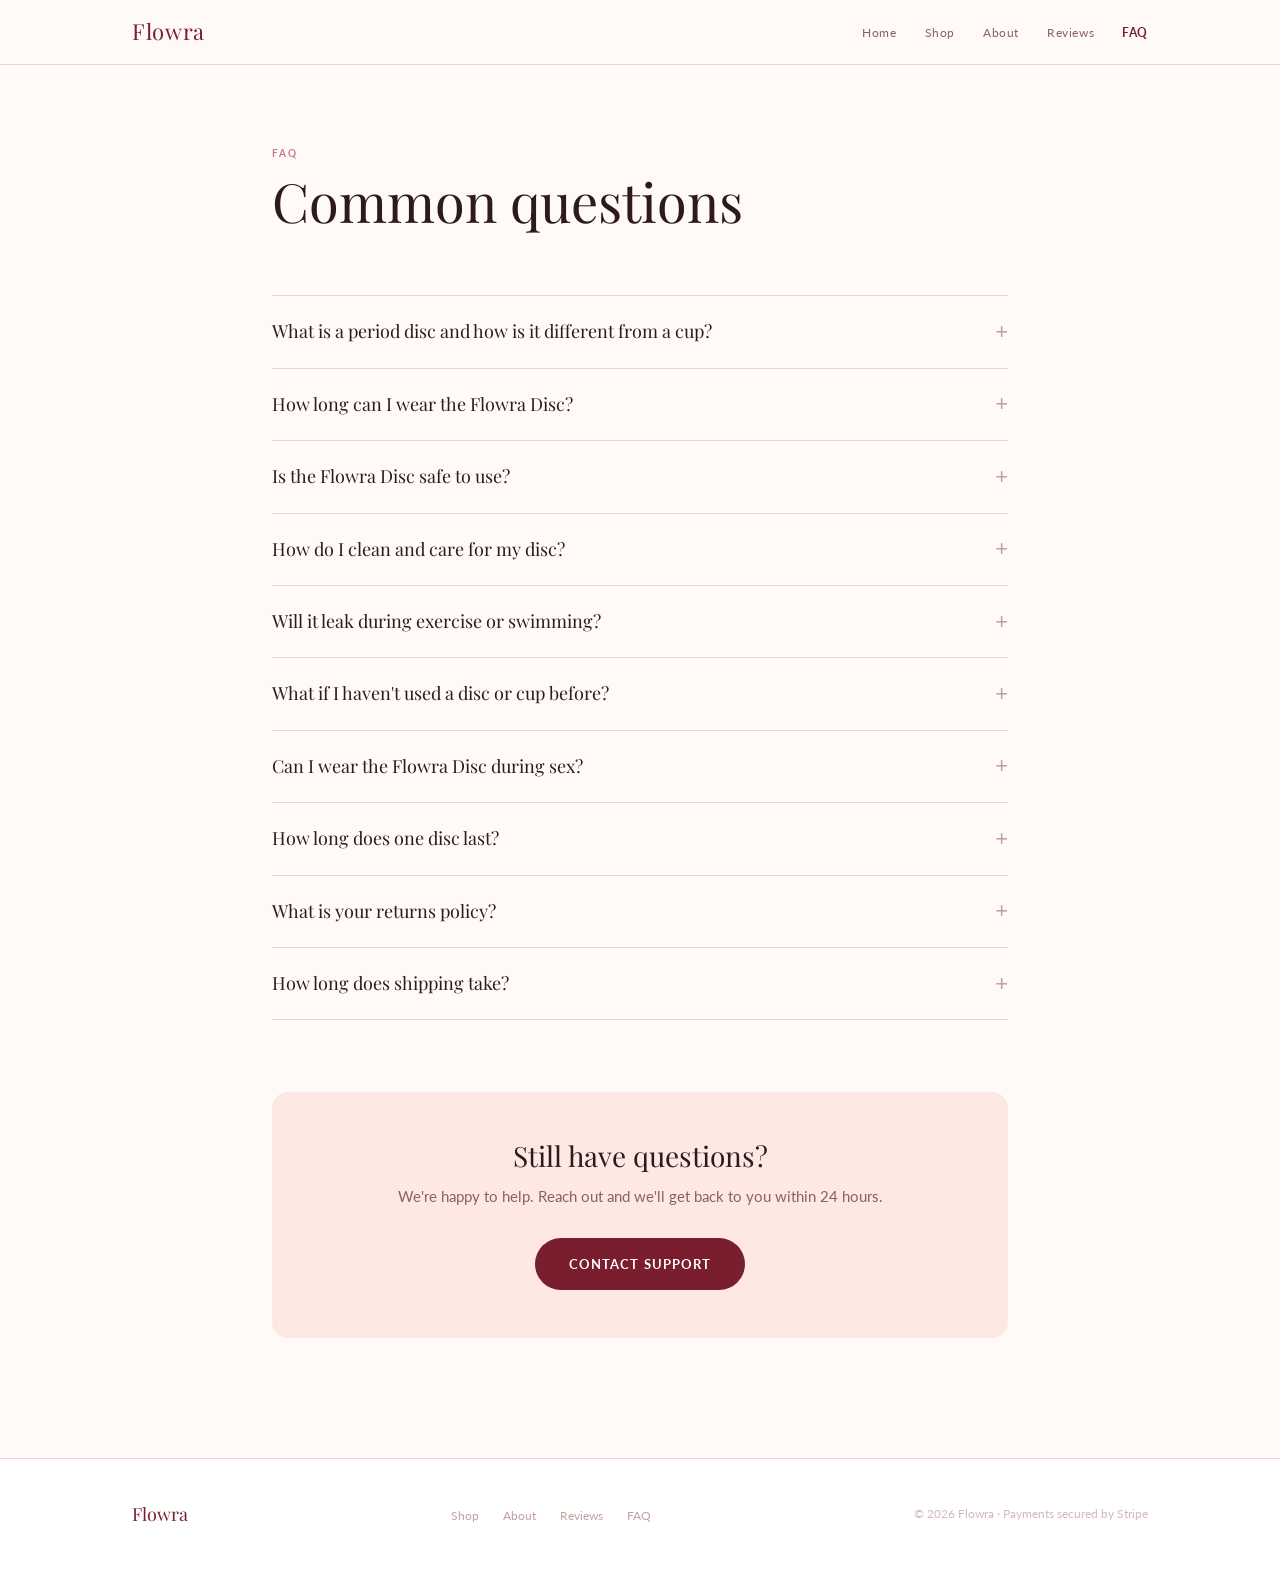
<file: faq.html>
<!DOCTYPE html>
<html lang="en">
<head>
  <meta charset="UTF-8" />
  <meta name="viewport" content="width=device-width, initial-scale=1.0" />
  <title>FAQ — Flowra</title>
  <meta name="description" content="Answers to common questions about the Flowra Disc." />
  <link rel="stylesheet" href="flowra.css" />
</head>
<body>

<main>
  <div class="container" style="padding:80px 32px 120px;max-width:800px">

    <p class="eyebrow">FAQ</p>
    <h1 style="font-family:var(--ff-serif);font-size:clamp(36px,5vw,54px);margin-bottom:64px;line-height:1.1">Common questions</h1>

    <div id="faq-list">

      <div class="faq-item">
        <button class="faq-question" onclick="toggleFaq(this)">
          <span>What is a period disc and how is it different from a cup?</span>
          <span class="faq-icon">+</span>
        </button>
        <div class="faq-answer">A period disc sits in the vaginal fornix (the wider space at the top of the vagina), while a menstrual cup sits lower in the vaginal canal. Discs are generally easier to insert, lie flat during wear, and can be worn mess-free during sex. Many people who found cups uncomfortable find discs much easier and more comfortable.</div>
      </div>

      <div class="faq-item">
        <button class="faq-question" onclick="toggleFaq(this)">
          <span>How long can I wear the Flowra Disc?</span>
          <span class="faq-icon">+</span>
        </button>
        <div class="faq-answer">Up to 12 hours — including overnight. The disc holds approximately 37ml, about 3× the capacity of a regular tampon. On very heavy days you may need to change sooner, but most people comfortably get a full 8–12 hours of protection.</div>
      </div>

      <div class="faq-item">
        <button class="faq-question" onclick="toggleFaq(this)">
          <span>Is the Flowra Disc safe to use?</span>
          <span class="faq-icon">+</span>
        </button>
        <div class="faq-answer">Yes. Flowra is made from 100% medical-grade silicone — the same material used in surgical implants and pacemakers. It is BPA-free, latex-free, and fragrance-free. It has been tested to ISO 10993 biocompatibility standards. Unlike tampons, it contains no bleach, dioxins, pesticides or synthetic fibres.</div>
      </div>

      <div class="faq-item">
        <button class="faq-question" onclick="toggleFaq(this)">
          <span>How do I clean and care for my disc?</span>
          <span class="faq-icon">+</span>
        </button>
        <div class="faq-answer">Rinse with clean water and mild unscented soap between uses. At the end of each cycle, boil for 5–7 minutes to fully sterilise. Store dry in your satin pouch. Do not use oil-based soaps, bleach, or scented products as these can degrade the silicone.</div>
      </div>

      <div class="faq-item">
        <button class="faq-question" onclick="toggleFaq(this)">
          <span>Will it leak during exercise or swimming?</span>
          <span class="faq-icon">+</span>
        </button>
        <div class="faq-answer">The Flowra Disc is designed to stay securely in place during all activities — including running, yoga, swimming, and high-intensity workouts. Thousands of customers have confirmed zero-leak performance during sports and even while sleeping.</div>
      </div>

      <div class="faq-item">
        <button class="faq-question" onclick="toggleFaq(this)">
          <span>What if I haven't used a disc or cup before?</span>
          <span class="faq-icon">+</span>
        </button>
        <div class="faq-answer">Most first-time users get comfortable within 1–2 cycles. We include a detailed quick-start guide with every order. The most common feedback from new users: "I wish I had tried it sooner." The disc is generally considered easier to use than a menstrual cup.</div>
      </div>

      <div class="faq-item">
        <button class="faq-question" onclick="toggleFaq(this)">
          <span>Can I wear the Flowra Disc during sex?</span>
          <span class="faq-icon">+</span>
        </button>
        <div class="faq-answer">Yes — the disc sits high enough in the vaginal fornix that it doesn't interfere with penetrative sex, making it ideal for mess-free period sex. This is one of the biggest advantages over menstrual cups, which must be removed. Always confirm comfort and safety with your partner.</div>
      </div>

      <div class="faq-item">
        <button class="faq-question" onclick="toggleFaq(this)">
          <span>How long does one disc last?</span>
          <span class="faq-icon">+</span>
        </button>
        <div class="faq-answer">With proper care, the Flowra Disc lasts up to 5 years. Compared to monthly disposable costs, most customers see it pay for itself within 1–2 months. Over 5 years you'll save over $900 compared to buying tampons and pads.</div>
      </div>

      <div class="faq-item">
        <button class="faq-question" onclick="toggleFaq(this)">
          <span>What is your returns policy?</span>
          <span class="faq-icon">+</span>
        </button>
        <div class="faq-answer">Due to the personal hygiene nature of the product, we cannot accept returns of opened discs. However, if your order arrives damaged or incorrect, we will replace it at no cost. Please contact us at support@flowra.com and we'll sort it out right away.</div>
      </div>

      <div class="faq-item">
        <button class="faq-question" onclick="toggleFaq(this)">
          <span>How long does shipping take?</span>
          <span class="faq-icon">+</span>
        </button>
        <div class="faq-answer">We offer free worldwide shipping on every order. US orders typically arrive in 3–5 business days. International orders vary by location but typically arrive within 7–14 business days. All orders are shipped in discreet, unmarked packaging.</div>
      </div>

    </div>

    <!-- Still have questions -->
    <div style="margin-top:72px;padding:48px;background:var(--rose-blush);border-radius:var(--r-lg);text-align:center">
      <h2 style="font-family:var(--ff-serif);font-size:28px;margin-bottom:12px">Still have questions?</h2>
      <p style="font-size:15px;color:var(--muted);margin-bottom:28px">We're happy to help. Reach out and we'll get back to you within 24 hours.</p>
      <a href="mailto:support@flowra.com" class="btn btn-primary">Contact support</a>
    </div>

  </div>
</main>

<script src="flowra-shared.js"></script>
<script>
  function toggleFaq(btn) {
    const item = btn.closest('.faq-item');
    const isOpen = item.classList.contains('open');
    document.querySelectorAll('.faq-item').forEach(i => i.classList.remove('open'));
    if (!isOpen) item.classList.add('open');
  }
</script>
</body>
</html>
</file>
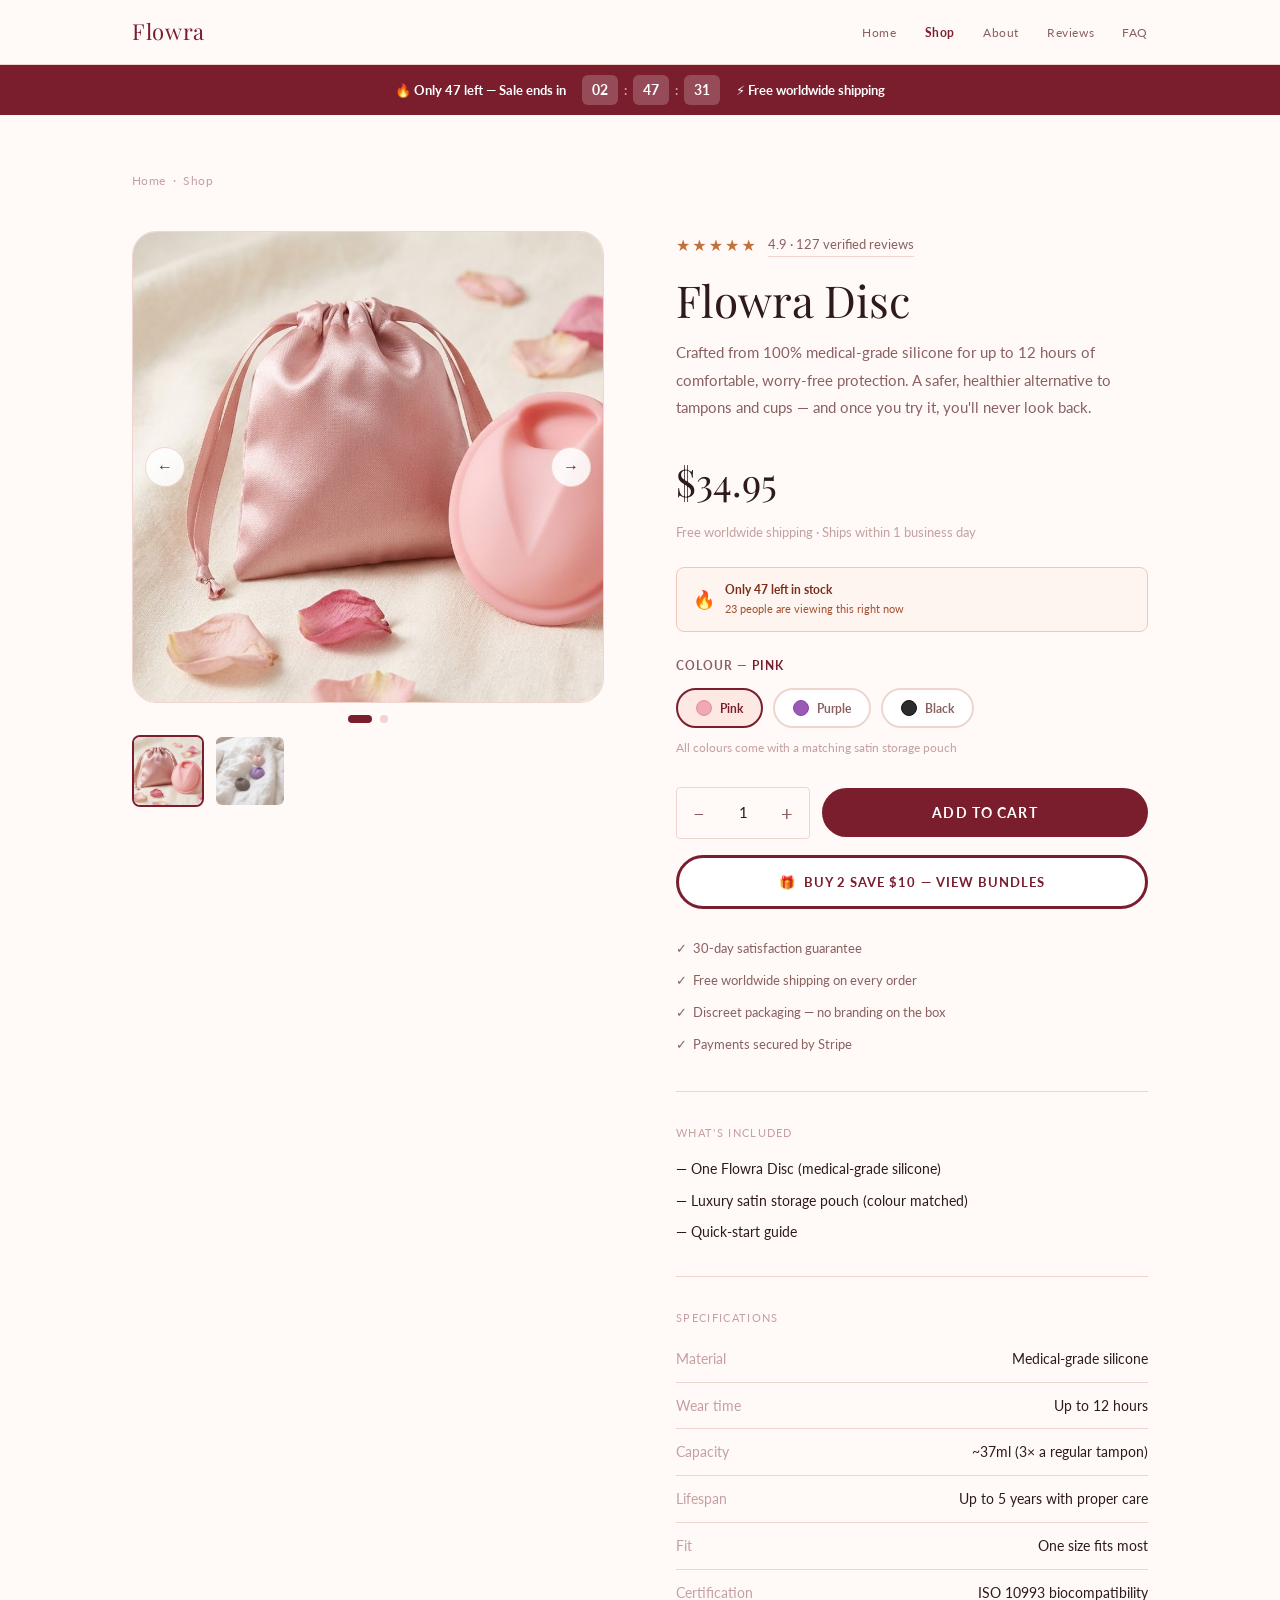
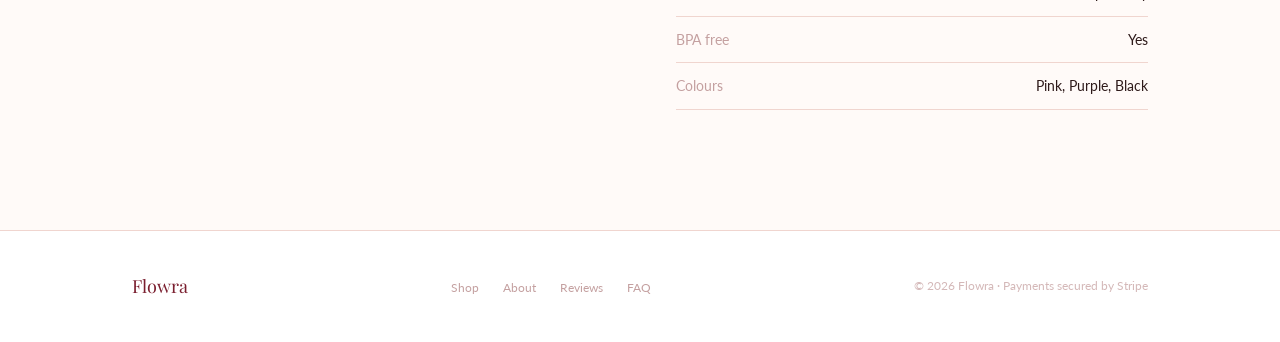
<file: product.html>
<!DOCTYPE html>
<html lang="en">
<head>
  <meta charset="UTF-8" />
  <meta name="viewport" content="width=device-width, initial-scale=1.0" />
  <title>Shop — Flowra Disc</title>
  <meta name="description" content="Buy the Flowra Disc — medical-grade reusable period disc. $34.95 with free worldwide shipping." />
  <link rel="stylesheet" href="flowra.css" />
  <style>
    .slider-wrap { position:relative;border-radius:var(--r-xl);overflow:hidden;aspect-ratio:1;background:var(--rose-pale);border:1.5px solid var(--rose-border);margin-bottom:12px; }
    .slider-track { display:flex;transition:transform .4s ease;height:100%; }
    .slide { min-width:100%;height:100%;flex-shrink:0; }
    .slide img { width:100%;height:100%;object-fit:cover;object-position:center;display:block; }
    .slider-btn { position:absolute;top:50%;transform:translateY(-50%);background:rgba(255,255,255,.85);border:1.5px solid var(--rose-border);border-radius:50%;width:40px;height:40px;display:flex;align-items:center;justify-content:center;cursor:pointer;font-size:16px;color:var(--rose-deep);z-index:10;transition:all .15s; }
    .slider-btn:hover { background:var(--white);box-shadow:0 2px 12px rgba(122,30,46,.12); }
    .slider-prev { left:12px; }
    .slider-next { right:12px; }
    .slider-dots { display:flex;justify-content:center;gap:8px;margin-bottom:12px; }
    .dot { width:8px;height:8px;border-radius:50%;background:var(--rose-border);cursor:pointer;transition:all .2s;border:none;padding:0; }
    .dot.active { background:var(--rose-deep);width:24px;border-radius:100px; }
    .thumbs { display:flex;gap:10px; }
    .thumb { width:72px;height:72px;border-radius:var(--r-md);object-fit:cover;cursor:pointer;border:2px solid transparent;opacity:.7;transition:all .2s; }
    .thumb:hover { opacity:1; }
    .thumb.active { border-color:var(--rose-deep);opacity:1; }
    .colour-btn { border:2px solid var(--rose-border);border-radius:var(--r-pill);padding:10px 18px;font-size:12px;font-weight:700;cursor:pointer;background:var(--white);color:var(--muted);display:inline-flex;align-items:center;gap:8px;transition:all .15s;font-family:var(--ff-sans); }
    .colour-btn.active { border-color:var(--rose-deep);background:var(--rose-blush);color:var(--rose-deep); }
    .col-dot { width:16px;height:16px;border-radius:50%;flex-shrink:0; }
    .qty-wrap { display:flex;align-items:center;border:1.5px solid var(--rose-border);border-radius:var(--r-sm);overflow:hidden; }
    .qty-btn { width:44px;height:50px;font-size:20px;color:var(--muted);background:none;border:none;cursor:pointer;display:flex;align-items:center;justify-content:center;transition:background .15s;font-family:var(--ff-sans); }
    .qty-btn:hover { background:var(--rose-blush); }
    .qty-num { width:44px;text-align:center;font-size:15px; }
    .spec-row { display:flex;justify-content:space-between;padding:11px 0;border-bottom:1px solid var(--rose-border);font-size:14px; }
    .spec-label { color:var(--hint); }
    .urgency-bar { background:#7a1e2e;color:#fff;text-align:center;padding:10px 20px;font-size:13px;font-weight:700;display:flex;align-items:center;justify-content:center;gap:16px;flex-wrap:wrap; }
    .cd { background:rgba(255,255,255,.2);border-radius:6px;padding:3px 8px;font-size:14px;font-weight:700;min-width:36px;text-align:center; }
    .breadcrumb { font-size:12px;color:var(--hint);margin-bottom:40px;letter-spacing:.04em; }
    .breadcrumb a:hover { color:var(--rose-deep); }
    @media(max-width:860px) {
      .product-grid { grid-template-columns:1fr !important;gap:32px !important; }
      .slider-wrap { aspect-ratio:4/3 !important; }
      .thumbs { gap:8px !important; }
      .thumb { width:60px !important;height:60px !important; }
      .sticky-img { position:static !important; }
    }
  </style>
</head>
<body>

<div class="urgency-bar">
  <span>🔥 Only 47 left — Sale ends in</span>
  <div style="display:flex;gap:6px;align-items:center">
    <div class="cd" id="cdh">02</div><span style="opacity:.6">:</span>
    <div class="cd" id="cdm">47</div><span style="opacity:.6">:</span>
    <div class="cd" id="cds">33</div>
  </div>
  <span>⚡ Free worldwide shipping</span>
</div>

<main>
  <div class="container" style="padding:56px 32px 120px">
    <p class="breadcrumb"><a href="index.html">Home</a> &nbsp;·&nbsp; Shop</p>

    <div class="product-grid" style="display:grid;grid-template-columns:1fr 1fr;gap:72px;align-items:start">

      <!-- Slider: flat lay + bed only -->
      <div class="sticky-img" style="position:sticky;top:100px">
        <div class="slider-wrap" id="slider">
          <div class="slider-track" id="track">
            <div class="slide"><img src="product-hero.png" alt="Flowra Disc with blush satin pouch and rose petals" /></div>
            <div class="slide"><img src="products-bed.jpg" alt="Flowra Discs in multiple colours on linen bed" /></div>
          </div>
          <button class="slider-btn slider-prev" onclick="slide(-1)">&#8592;</button>
          <button class="slider-btn slider-next" onclick="slide(1)">&#8594;</button>
        </div>
        <div class="slider-dots">
          <button class="dot active" onclick="goTo(0)"></button>
          <button class="dot" onclick="goTo(1)"></button>
        </div>
        <div class="thumbs">
          <img src="product-hero.png" class="thumb active" onclick="goTo(0)" alt="Flat lay with rose petals" />
          <img src="products-bed.jpg" class="thumb" onclick="goTo(1)" alt="Colours on linen bed" />
        </div>
      </div>

      <!-- Info -->
      <div>
        <div style="display:flex;align-items:center;gap:10px;margin-bottom:18px">
          <span style="color:#c4703a;font-size:16px;letter-spacing:2px">★★★★★</span>
          <a href="reviews.html" style="font-size:13px;color:var(--muted);border-bottom:1px solid var(--rose-border);padding-bottom:1px">4.9 · 127 verified reviews</a>
        </div>

        <h1 style="font-family:var(--ff-serif);font-size:44px;margin-bottom:14px;line-height:1.1">Flowra Disc</h1>
        <p style="font-size:15px;color:var(--muted);line-height:1.85;margin-bottom:28px">
          Crafted from 100% medical-grade silicone for up to 12 hours of comfortable, worry-free protection. A safer, healthier alternative to tampons and cups — and once you try it, you'll never look back.
        </p>

        <p style="font-family:var(--ff-serif);font-size:38px;margin-bottom:6px">$34.95</p>
        <p style="font-size:13px;color:var(--hint);margin-bottom:24px">Free worldwide shipping · Ships within 1 business day</p>

        <div style="background:#fff5f0;border:1.5px solid #f0c8b8;border-radius:var(--r-md);padding:12px 16px;margin-bottom:24px;display:flex;align-items:center;gap:10px">
          <span style="font-size:18px">🔥</span>
          <div>
            <p style="font-size:12px;font-weight:700;color:#7a2e1a">Only 47 left in stock</p>
            <p style="font-size:11px;color:#a05030">23 people are viewing this right now</p>
          </div>
        </div>

        <!-- Colour -->
        <div style="margin-bottom:28px">
          <p style="font-size:12px;font-weight:700;letter-spacing:.08em;text-transform:uppercase;color:var(--muted);margin-bottom:12px">
            Colour — <span id="colour-label" style="color:var(--rose-deep)">Pink</span>
          </p>
          <div style="display:flex;gap:10px;flex-wrap:wrap">
            <button class="colour-btn active" id="btn-pink" onclick="pickColour('Pink','btn-pink')">
              <span class="col-dot" style="background:#f0a8b4;border:1.5px solid #e090a0"></span>Pink
            </button>
            <button class="colour-btn" id="btn-purple" onclick="pickColour('Purple','btn-purple')">
              <span class="col-dot" style="background:#9b59b6;border:1.5px solid #8e44ad"></span>Purple
            </button>
            <button class="colour-btn" id="btn-black" onclick="pickColour('Black','btn-black')">
              <span class="col-dot" style="background:#2c2c2c;border:1.5px solid #111"></span>Black
            </button>
          </div>
          <p style="font-size:12px;color:var(--hint);margin-top:10px">All colours come with a matching satin storage pouch</p>
        </div>

        <!-- Qty + CTA -->
        <div style="display:flex;gap:12px;margin-bottom:16px;align-items:center">
          <div class="qty-wrap">
            <button class="qty-btn" onclick="changeQty(-1)">−</button>
            <span class="qty-num" id="qty">1</span>
            <button class="qty-btn" onclick="changeQty(1)">+</button>
          </div>
          <button class="btn btn-primary" style="flex:1;font-size:14px;padding:16px" onclick="openCheckout()">Add to Cart</button>
        </div>
        <a href="index.html#bundles" class="btn btn-outline" style="width:100%;margin-bottom:28px;font-size:13px;justify-content:center">
          🎁 &nbsp;Buy 2 save $10 — View bundles
        </a>

        <!-- Trust -->
        <div style="display:flex;flex-direction:column;gap:10px;margin-bottom:36px">
          <p style="font-size:13px;color:var(--muted)">✓ &nbsp;30-day satisfaction guarantee</p>
          <p style="font-size:13px;color:var(--muted)">✓ &nbsp;Free worldwide shipping on every order</p>
          <p style="font-size:13px;color:var(--muted)">✓ &nbsp;Discreet packaging — no branding on the box</p>
          <p style="font-size:13px;color:var(--muted)">✓ &nbsp;Payments secured by Stripe</p>
        </div>

        <hr class="divider" style="margin-bottom:32px" />

        <div style="margin-bottom:32px">
          <p style="font-size:11px;letter-spacing:.12em;text-transform:uppercase;color:var(--hint);margin-bottom:14px">What's included</p>
          <p style="font-size:14px;color:var(--ink);margin-bottom:8px">— One Flowra Disc (medical-grade silicone)</p>
          <p style="font-size:14px;color:var(--ink);margin-bottom:8px">— Luxury satin storage pouch (colour matched)</p>
          <p style="font-size:14px;color:var(--ink)">— Quick-start guide</p>
        </div>

        <hr class="divider" style="margin-bottom:32px" />

        <div>
          <p style="font-size:11px;letter-spacing:.12em;text-transform:uppercase;color:var(--hint);margin-bottom:8px">Specifications</p>
          <div class="spec-row"><span class="spec-label">Material</span><span>Medical-grade silicone</span></div>
          <div class="spec-row"><span class="spec-label">Wear time</span><span>Up to 12 hours</span></div>
          <div class="spec-row"><span class="spec-label">Capacity</span><span>~37ml (3× a regular tampon)</span></div>
          <div class="spec-row"><span class="spec-label">Lifespan</span><span>Up to 5 years with proper care</span></div>
          <div class="spec-row"><span class="spec-label">Fit</span><span>One size fits most</span></div>
          <div class="spec-row"><span class="spec-label">Certification</span><span>ISO 10993 biocompatibility</span></div>
          <div class="spec-row"><span class="spec-label">BPA free</span><span>Yes</span></div>
          <div class="spec-row"><span class="spec-label">Colours</span><span>Pink, Purple, Black</span></div>
        </div>
      </div>
    </div>
  </div>
</main>

<!-- Checkout Modal -->
<div class="modal-overlay" id="checkout-modal">
  <div class="modal">
    <button class="modal-close" onclick="closeCheckout()">×</button>
    <h2 class="modal-title">Complete your order</h2>
    <p class="modal-sub" id="modal-sub">Flowra Disc + Satin Pouch — $34.95</p>
    <div class="modal-trust">
      <span>🌍 Free worldwide shipping</span>
      <span>↩️ 30-day guarantee</span>
      <span>🔒 Secure checkout</span>
    </div>
    <div id="payment-element"></div>
    <p id="payment-message" style="color:#e53e3e;font-size:13px;margin:10px 0;display:none"></p>
    <button class="btn btn-primary btn-full" id="pay-btn" onclick="handlePayment()" style="margin-top:16px">Pay $34.95</button>
    <p style="font-size:12px;color:var(--hint);text-align:center;margin-top:12px">🔒 Secured by Stripe · No card details stored</p>
  </div>
</div>

<script src="flowra-shared.js"></script>
<script src="https://js.stripe.com/v3/"></script>
<script>
  const STRIPE_KEY = 'pk_test_REPLACE_ME';
  const BACKEND_URL = 'https://your-backend.vercel.app';
  let stripe, elements, currentSlide = 0, selectedColour = 'Pink';

  function updateSlider() {
    document.getElementById('track').style.transform = `translateX(-${currentSlide * 100}%)`;
    document.querySelectorAll('.dot').forEach((d,i) => d.classList.toggle('active', i === currentSlide));
    document.querySelectorAll('.thumb').forEach((t,i) => t.classList.toggle('active', i === currentSlide));
  }
  function slide(dir) { currentSlide = (currentSlide + dir + 2) % 2; updateSlider(); }
  function goTo(i) { currentSlide = i; updateSlider(); }

  let touchStartX = 0;
  document.getElementById('slider').addEventListener('touchstart', e => touchStartX = e.touches[0].clientX);
  document.getElementById('slider').addEventListener('touchend', e => {
    const diff = touchStartX - e.changedTouches[0].clientX;
    if (Math.abs(diff) > 40) slide(diff > 0 ? 1 : -1);
  });
  setInterval(() => slide(1), 5000);

  function changeQty(d) {
    const el = document.getElementById('qty');
    el.textContent = Math.max(1, parseInt(el.textContent) + d);
  }

  function pickColour(name, btnId) {
    selectedColour = name;
    document.getElementById('colour-label').textContent = name;
    document.querySelectorAll('.colour-btn').forEach(b => b.classList.remove('active'));
    document.getElementById(btnId).classList.add('active');
    document.getElementById('modal-sub').textContent = `Flowra Disc (${name}) + Satin Pouch — $34.95`;
  }

  async function openCheckout() {
    document.getElementById('checkout-modal').classList.add('open');
    if (!stripe) {
      stripe = Stripe(STRIPE_KEY);
      try {
        const res = await fetch(BACKEND_URL + '/api/create-payment-intent', { method: 'POST' });
        const { clientSecret } = await res.json();
        elements = stripe.elements({ clientSecret, appearance: {
          theme: 'stripe',
          variables: { colorPrimary: '#7a1e2e', colorBackground: '#fdf5f3', colorText: '#2e1a1a', fontFamily: 'Lato, sans-serif', borderRadius: '8px' }
        }});
        elements.create('payment').mount('#payment-element');
      } catch(e) {
        const msg = document.getElementById('payment-message');
        msg.style.display = 'block';
        msg.textContent = 'Could not load payment form. Please try again.';
      }
    }
  }

  function closeCheckout() { document.getElementById('checkout-modal').classList.remove('open'); }

  async function handlePayment() {
    const btn = document.getElementById('pay-btn');
    const msg = document.getElementById('payment-message');
    btn.textContent = 'Processing…'; btn.disabled = true; msg.style.display = 'none';
    const { error } = await stripe.confirmPayment({
      elements,
      confirmParams: { return_url: window.location.origin + '/success.html' }
    });
    if (error) { msg.textContent = error.message; msg.style.display = 'block'; btn.textContent = 'Pay $34.95'; btn.disabled = false; }
  }

  document.getElementById('checkout-modal').addEventListener('click', function(e) { if (e.target === this) closeCheckout(); });

  let total = 2*3600+47*60+33;
  function tick() {
    total--; if(total<0) total=3*3600;
    document.getElementById('cdh').textContent=String(Math.floor(total/3600)).padStart(2,'0');
    document.getElementById('cdm').textContent=String(Math.floor((total%3600)/60)).padStart(2,'0');
    document.getElementById('cds').textContent=String(total%60).padStart(2,'0');
  }
  setInterval(tick, 1000);
</script>
</body>
</html>
</file>
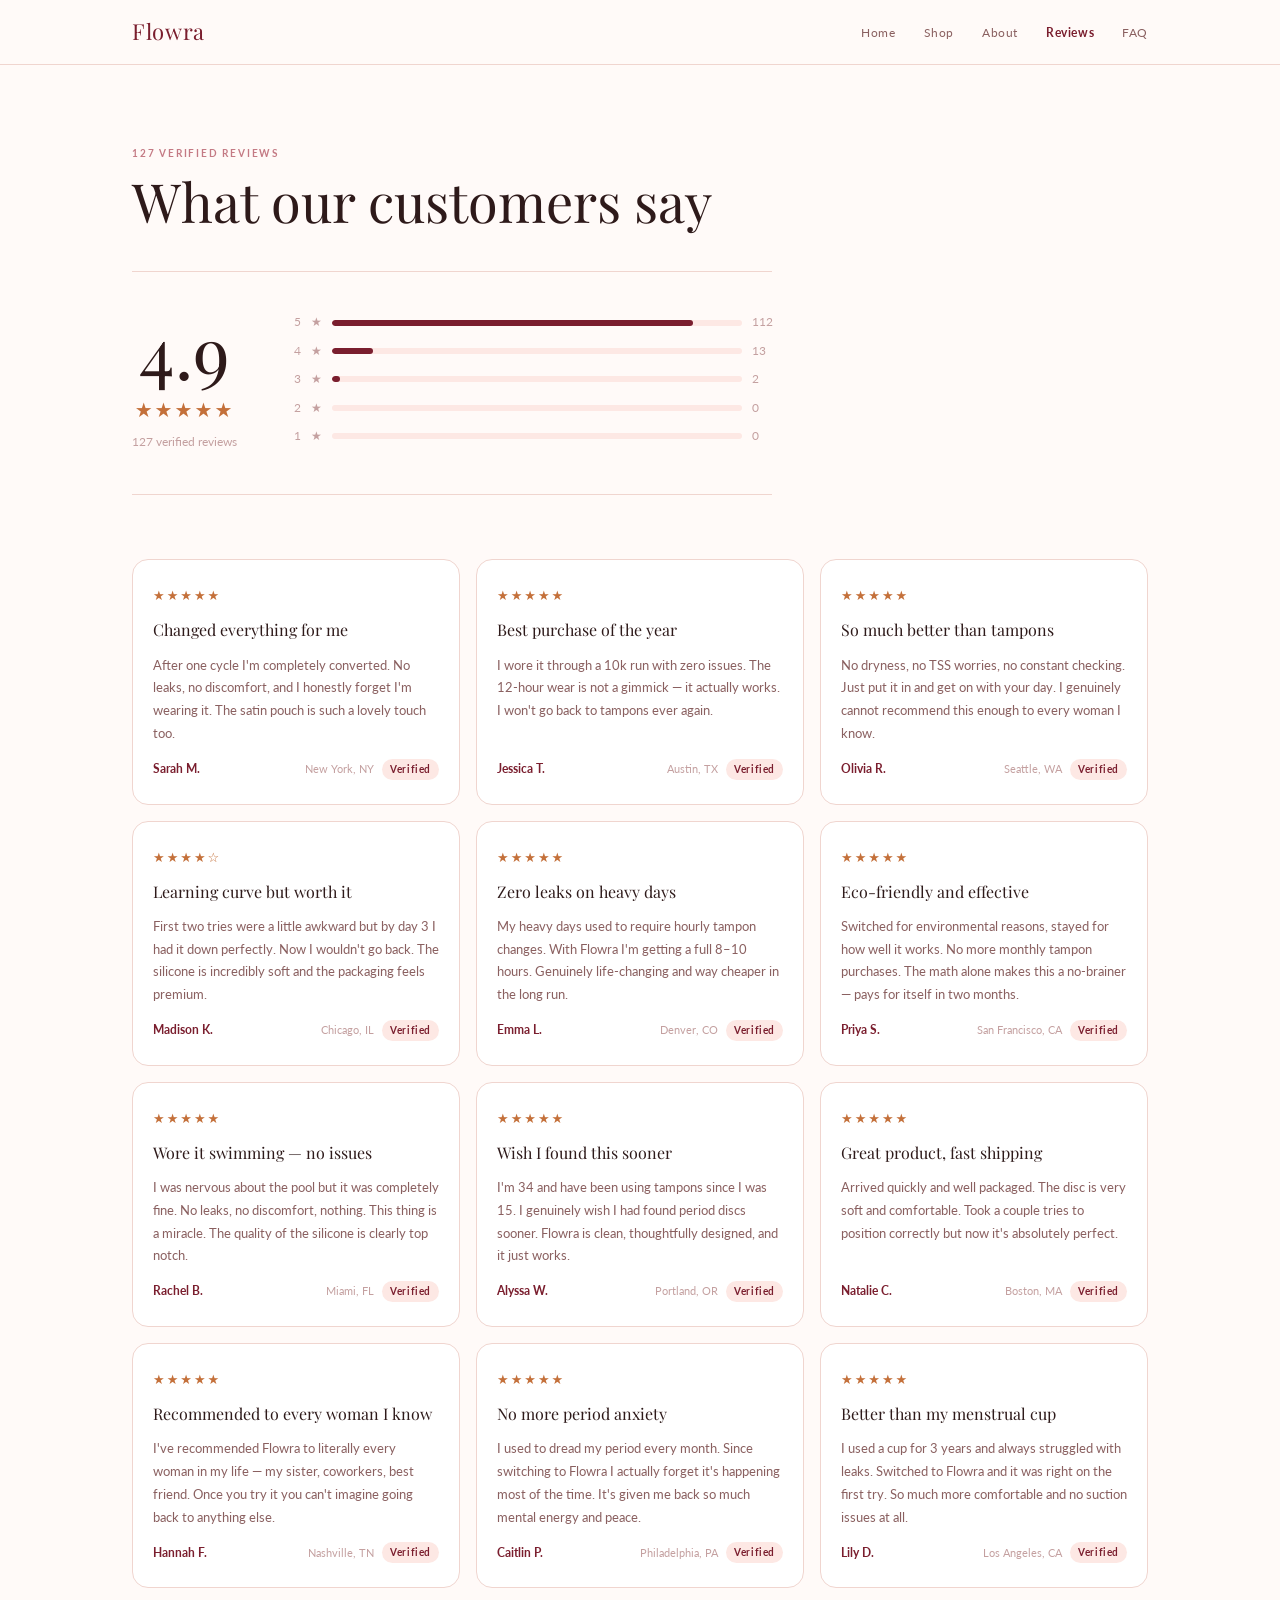
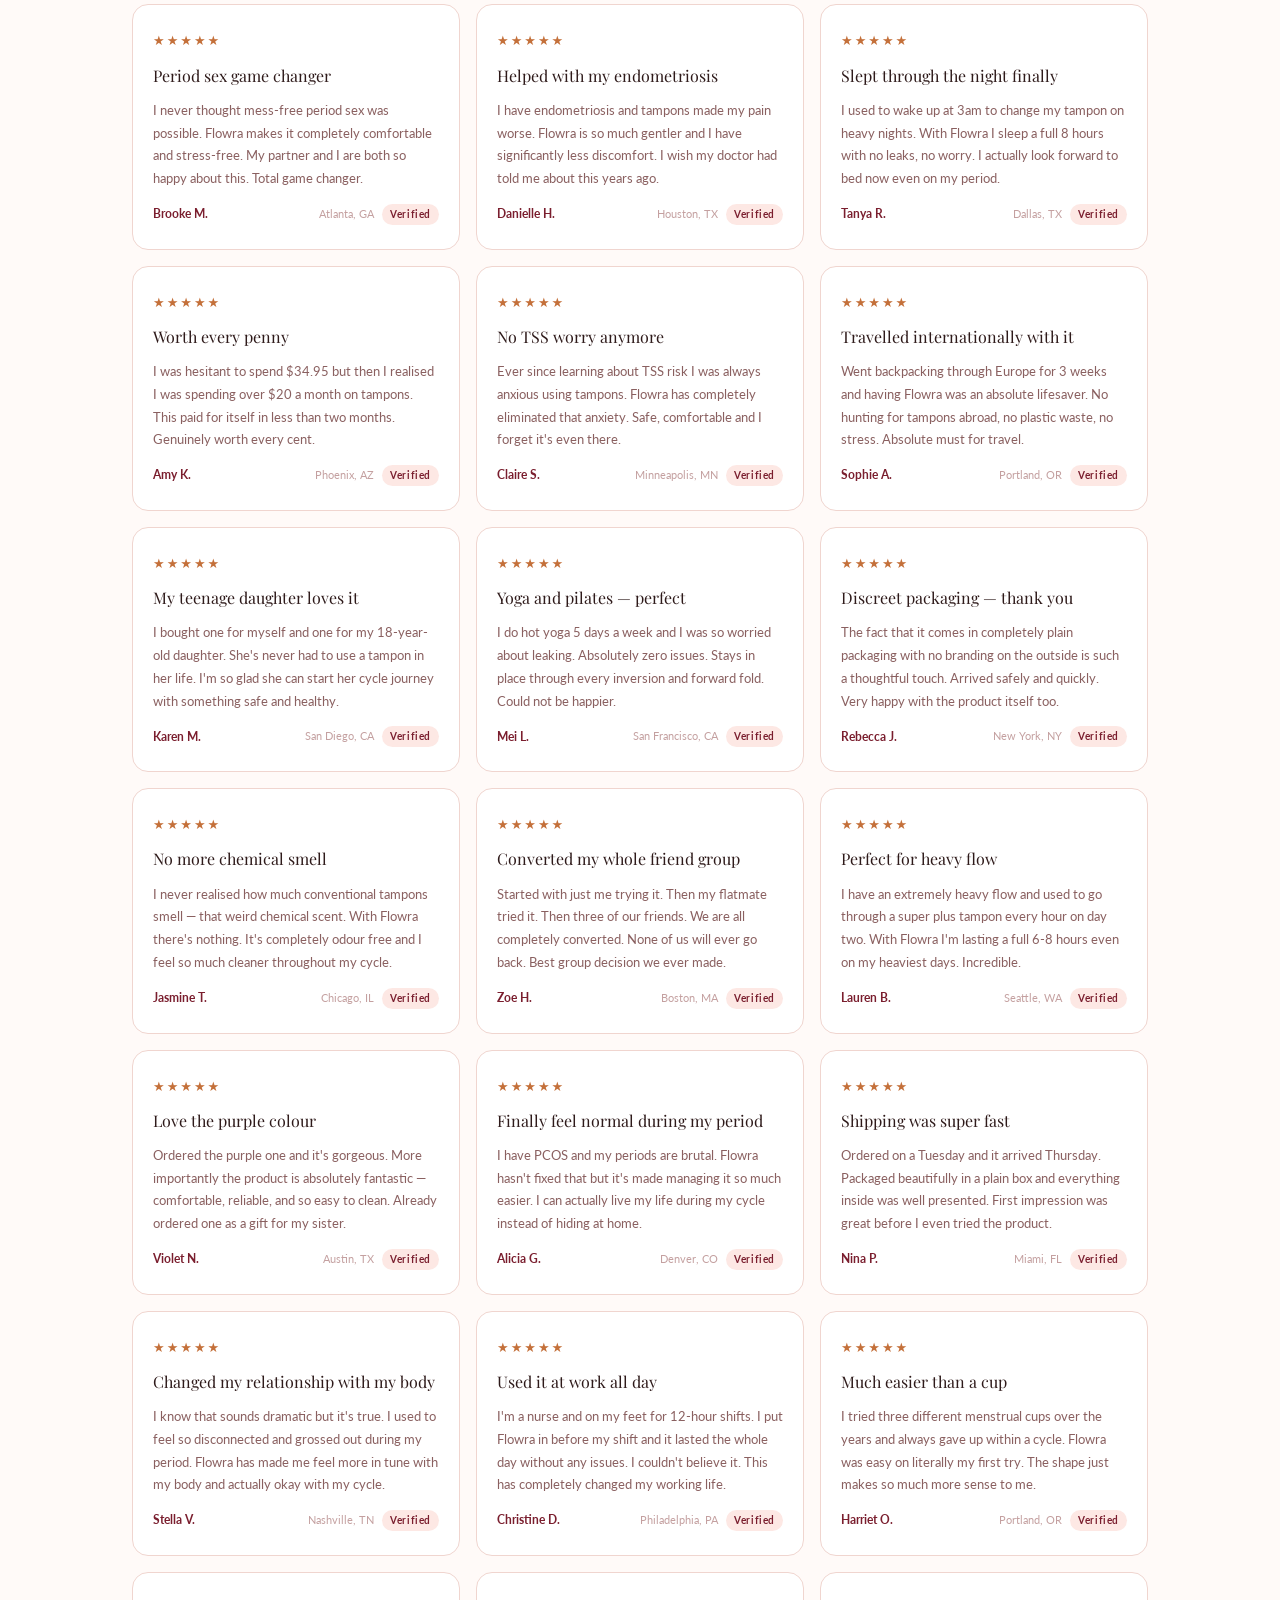
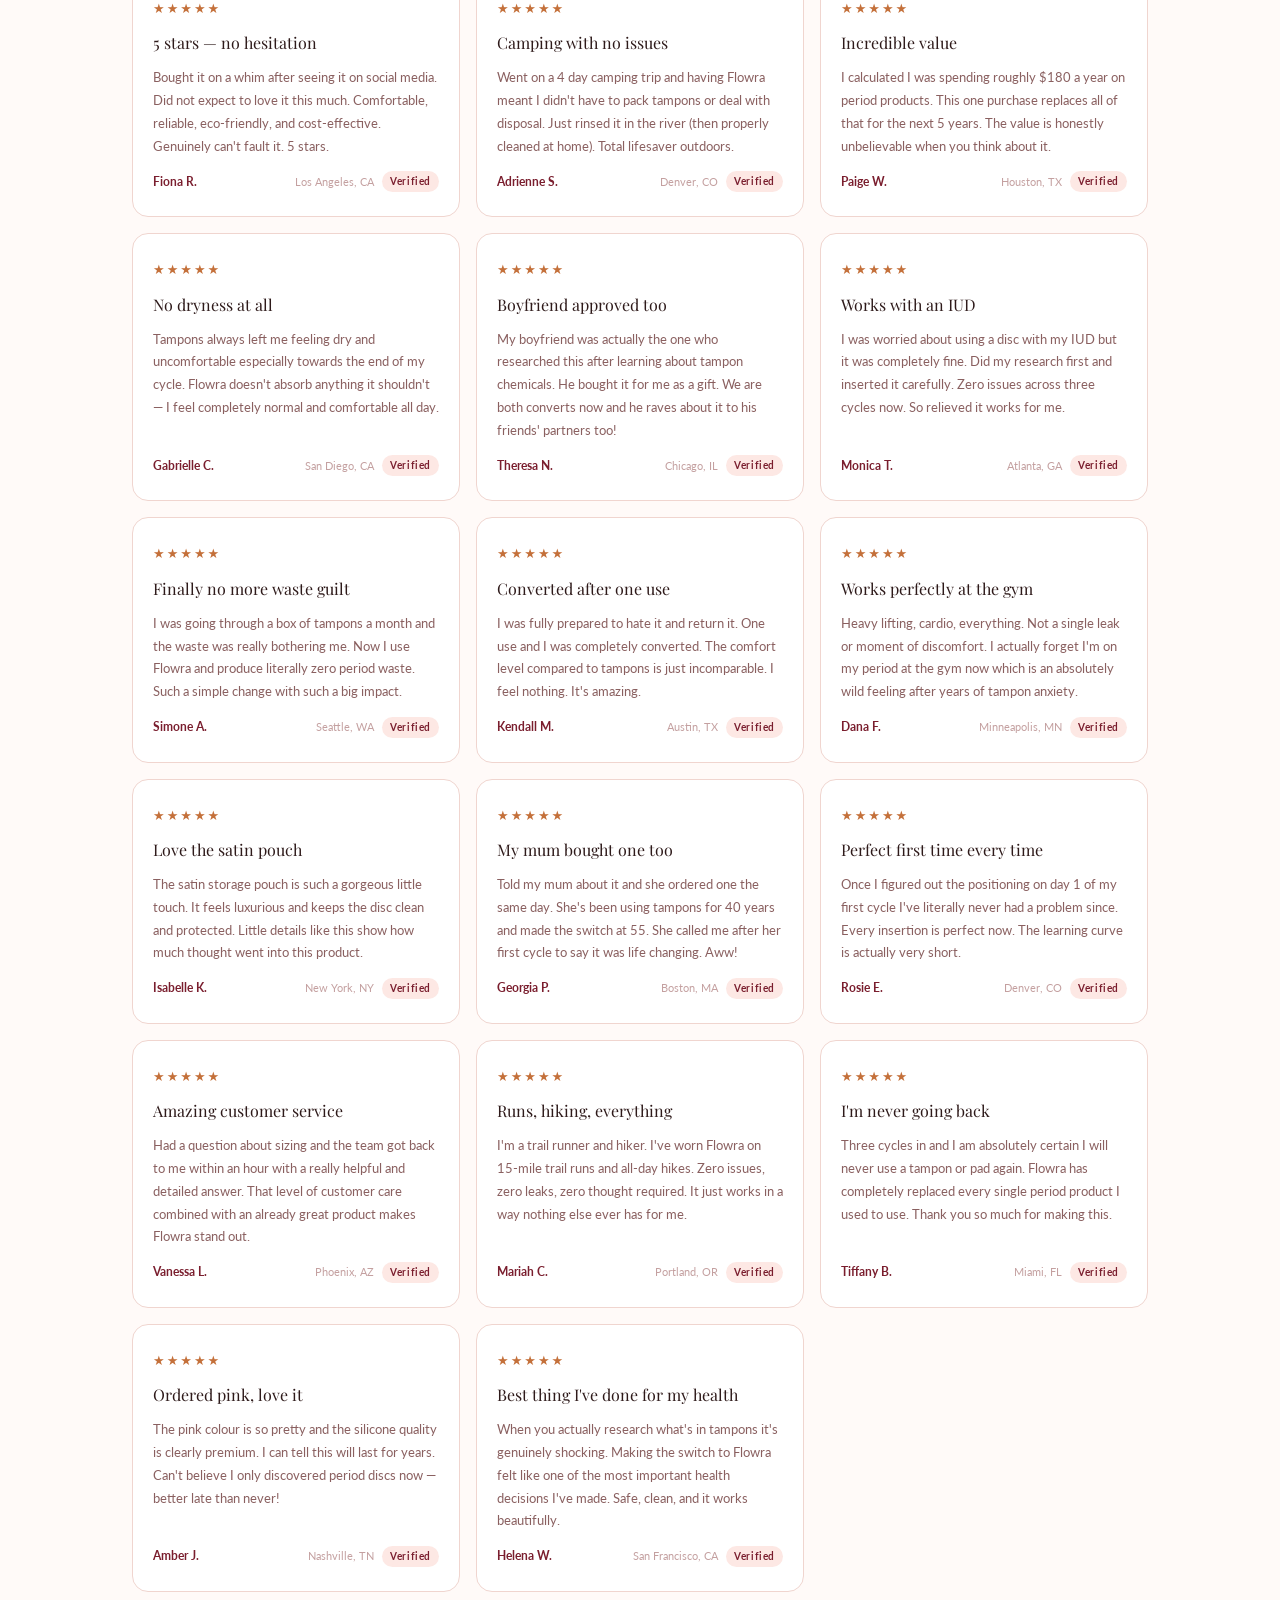
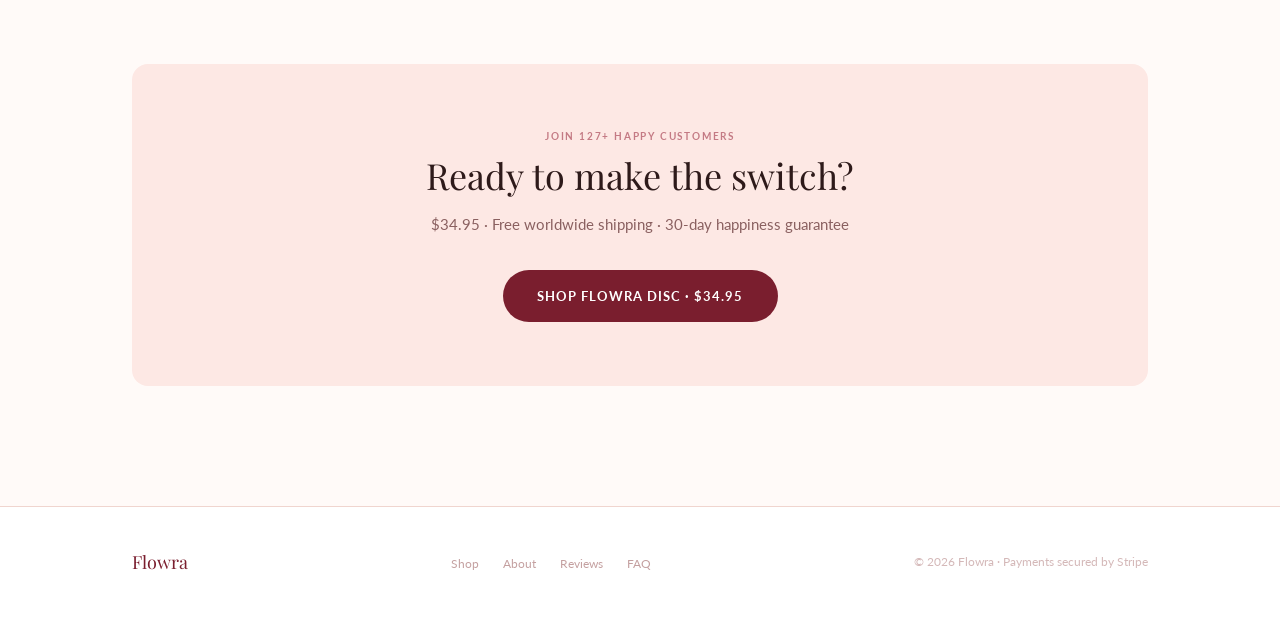
<file: reviews.html>
<!DOCTYPE html>
<html lang="en">
<head>
  <meta charset="UTF-8" />
  <meta name="viewport" content="width=device-width, initial-scale=1.0" />
  <title>Reviews — Flowra</title>
  <meta name="description" content="Read 127 verified customer reviews of the Flowra Disc." />
  <link rel="stylesheet" href="flowra.css" />
</head>
<body>

<main>
  <div class="container" style="padding:80px 32px 120px">

    <p class="eyebrow">127 Verified Reviews</p>
    <h1 style="font-family:var(--ff-serif);font-size:clamp(36px,5vw,54px);margin-bottom:40px;line-height:1.1">What our customers say</h1>

    <!-- Rating summary -->
    <div style="display:grid;grid-template-columns:auto 1fr;gap:48px;padding:40px 0;border-top:1.5px solid var(--rose-border);border-bottom:1.5px solid var(--rose-border);margin-bottom:64px;align-items:center;max-width:640px">
      <div style="text-align:center">
        <p class="rating-big">4.9</p>
        <p class="review-stars" style="font-size:20px;margin-top:6px">★★★★★</p>
        <p style="font-size:12px;color:var(--hint);margin-top:6px">127 verified reviews</p>
      </div>
      <div>
        <div class="rating-bar-row"><span class="rating-bar-star">5</span><span style="font-size:12px;color:var(--hint)">★</span><div class="rating-bar-bg"><div class="rating-bar-fill" style="width:88%"></div></div><span class="rating-bar-cnt">112</span></div>
        <div class="rating-bar-row"><span class="rating-bar-star">4</span><span style="font-size:12px;color:var(--hint)">★</span><div class="rating-bar-bg"><div class="rating-bar-fill" style="width:10%"></div></div><span class="rating-bar-cnt">13</span></div>
        <div class="rating-bar-row"><span class="rating-bar-star">3</span><span style="font-size:12px;color:var(--hint)">★</span><div class="rating-bar-bg"><div class="rating-bar-fill" style="width:2%"></div></div><span class="rating-bar-cnt">2</span></div>
        <div class="rating-bar-row"><span class="rating-bar-star">2</span><span style="font-size:12px;color:var(--hint)">★</span><div class="rating-bar-bg"><div class="rating-bar-fill" style="width:0%"></div></div><span class="rating-bar-cnt">0</span></div>
        <div class="rating-bar-row"><span class="rating-bar-star">1</span><span style="font-size:12px;color:var(--hint)">★</span><div class="rating-bar-bg"><div class="rating-bar-fill" style="width:0%"></div></div><span class="rating-bar-cnt">0</span></div>
      </div>
    </div>

    <!-- Reviews grid -->
    <div class="grid-3">

      <div class="review-card"><p class="review-stars">★★★★★</p><p class="review-title">Changed everything for me</p><p class="review-body">After one cycle I'm completely converted. No leaks, no discomfort, and I honestly forget I'm wearing it. The satin pouch is such a lovely touch too.</p><div class="review-footer"><span class="review-name">Sarah M.</span><div class="review-meta"><span class="review-loc">New York, NY</span><span class="tag-verified">Verified</span></div></div></div>

      <div class="review-card"><p class="review-stars">★★★★★</p><p class="review-title">Best purchase of the year</p><p class="review-body">I wore it through a 10k run with zero issues. The 12-hour wear is not a gimmick — it actually works. I won't go back to tampons ever again.</p><div class="review-footer"><span class="review-name">Jessica T.</span><div class="review-meta"><span class="review-loc">Austin, TX</span><span class="tag-verified">Verified</span></div></div></div>

      <div class="review-card"><p class="review-stars">★★★★★</p><p class="review-title">So much better than tampons</p><p class="review-body">No dryness, no TSS worries, no constant checking. Just put it in and get on with your day. I genuinely cannot recommend this enough to every woman I know.</p><div class="review-footer"><span class="review-name">Olivia R.</span><div class="review-meta"><span class="review-loc">Seattle, WA</span><span class="tag-verified">Verified</span></div></div></div>

      <div class="review-card"><p class="review-stars">★★★★☆</p><p class="review-title">Learning curve but worth it</p><p class="review-body">First two tries were a little awkward but by day 3 I had it down perfectly. Now I wouldn't go back. The silicone is incredibly soft and the packaging feels premium.</p><div class="review-footer"><span class="review-name">Madison K.</span><div class="review-meta"><span class="review-loc">Chicago, IL</span><span class="tag-verified">Verified</span></div></div></div>

      <div class="review-card"><p class="review-stars">★★★★★</p><p class="review-title">Zero leaks on heavy days</p><p class="review-body">My heavy days used to require hourly tampon changes. With Flowra I'm getting a full 8–10 hours. Genuinely life-changing and way cheaper in the long run.</p><div class="review-footer"><span class="review-name">Emma L.</span><div class="review-meta"><span class="review-loc">Denver, CO</span><span class="tag-verified">Verified</span></div></div></div>

      <div class="review-card"><p class="review-stars">★★★★★</p><p class="review-title">Eco-friendly and effective</p><p class="review-body">Switched for environmental reasons, stayed for how well it works. No more monthly tampon purchases. The math alone makes this a no-brainer — pays for itself in two months.</p><div class="review-footer"><span class="review-name">Priya S.</span><div class="review-meta"><span class="review-loc">San Francisco, CA</span><span class="tag-verified">Verified</span></div></div></div>

      <div class="review-card"><p class="review-stars">★★★★★</p><p class="review-title">Wore it swimming — no issues</p><p class="review-body">I was nervous about the pool but it was completely fine. No leaks, no discomfort, nothing. This thing is a miracle. The quality of the silicone is clearly top notch.</p><div class="review-footer"><span class="review-name">Rachel B.</span><div class="review-meta"><span class="review-loc">Miami, FL</span><span class="tag-verified">Verified</span></div></div></div>

      <div class="review-card"><p class="review-stars">★★★★★</p><p class="review-title">Wish I found this sooner</p><p class="review-body">I'm 34 and have been using tampons since I was 15. I genuinely wish I had found period discs sooner. Flowra is clean, thoughtfully designed, and it just works.</p><div class="review-footer"><span class="review-name">Alyssa W.</span><div class="review-meta"><span class="review-loc">Portland, OR</span><span class="tag-verified">Verified</span></div></div></div>

      <div class="review-card"><p class="review-stars">★★★★★</p><p class="review-title">Great product, fast shipping</p><p class="review-body">Arrived quickly and well packaged. The disc is very soft and comfortable. Took a couple tries to position correctly but now it's absolutely perfect.</p><div class="review-footer"><span class="review-name">Natalie C.</span><div class="review-meta"><span class="review-loc">Boston, MA</span><span class="tag-verified">Verified</span></div></div></div>

      <div class="review-card"><p class="review-stars">★★★★★</p><p class="review-title">Recommended to every woman I know</p><p class="review-body">I've recommended Flowra to literally every woman in my life — my sister, coworkers, best friend. Once you try it you can't imagine going back to anything else.</p><div class="review-footer"><span class="review-name">Hannah F.</span><div class="review-meta"><span class="review-loc">Nashville, TN</span><span class="tag-verified">Verified</span></div></div></div>

      <div class="review-card"><p class="review-stars">★★★★★</p><p class="review-title">No more period anxiety</p><p class="review-body">I used to dread my period every month. Since switching to Flowra I actually forget it's happening most of the time. It's given me back so much mental energy and peace.</p><div class="review-footer"><span class="review-name">Caitlin P.</span><div class="review-meta"><span class="review-loc">Philadelphia, PA</span><span class="tag-verified">Verified</span></div></div></div>

      <div class="review-card"><p class="review-stars">★★★★★</p><p class="review-title">Better than my menstrual cup</p><p class="review-body">I used a cup for 3 years and always struggled with leaks. Switched to Flowra and it was right on the first try. So much more comfortable and no suction issues at all.</p><div class="review-footer"><span class="review-name">Lily D.</span><div class="review-meta"><span class="review-loc">Los Angeles, CA</span><span class="tag-verified">Verified</span></div></div></div>

      <div class="review-card"><p class="review-stars">★★★★★</p><p class="review-title">Period sex game changer</p><p class="review-body">I never thought mess-free period sex was possible. Flowra makes it completely comfortable and stress-free. My partner and I are both so happy about this. Total game changer.</p><div class="review-footer"><span class="review-name">Brooke M.</span><div class="review-meta"><span class="review-loc">Atlanta, GA</span><span class="tag-verified">Verified</span></div></div></div>

      <div class="review-card"><p class="review-stars">★★★★★</p><p class="review-title">Helped with my endometriosis</p><p class="review-body">I have endometriosis and tampons made my pain worse. Flowra is so much gentler and I have significantly less discomfort. I wish my doctor had told me about this years ago.</p><div class="review-footer"><span class="review-name">Danielle H.</span><div class="review-meta"><span class="review-loc">Houston, TX</span><span class="tag-verified">Verified</span></div></div></div>

      <div class="review-card"><p class="review-stars">★★★★★</p><p class="review-title">Slept through the night finally</p><p class="review-body">I used to wake up at 3am to change my tampon on heavy nights. With Flowra I sleep a full 8 hours with no leaks, no worry. I actually look forward to bed now even on my period.</p><div class="review-footer"><span class="review-name">Tanya R.</span><div class="review-meta"><span class="review-loc">Dallas, TX</span><span class="tag-verified">Verified</span></div></div></div>

      <div class="review-card"><p class="review-stars">★★★★★</p><p class="review-title">Worth every penny</p><p class="review-body">I was hesitant to spend $34.95 but then I realised I was spending over $20 a month on tampons. This paid for itself in less than two months. Genuinely worth every cent.</p><div class="review-footer"><span class="review-name">Amy K.</span><div class="review-meta"><span class="review-loc">Phoenix, AZ</span><span class="tag-verified">Verified</span></div></div></div>

      <div class="review-card"><p class="review-stars">★★★★★</p><p class="review-title">No TSS worry anymore</p><p class="review-body">Ever since learning about TSS risk I was always anxious using tampons. Flowra has completely eliminated that anxiety. Safe, comfortable and I forget it's even there.</p><div class="review-footer"><span class="review-name">Claire S.</span><div class="review-meta"><span class="review-loc">Minneapolis, MN</span><span class="tag-verified">Verified</span></div></div></div>

      <div class="review-card"><p class="review-stars">★★★★★</p><p class="review-title">Travelled internationally with it</p><p class="review-body">Went backpacking through Europe for 3 weeks and having Flowra was an absolute lifesaver. No hunting for tampons abroad, no plastic waste, no stress. Absolute must for travel.</p><div class="review-footer"><span class="review-name">Sophie A.</span><div class="review-meta"><span class="review-loc">Portland, OR</span><span class="tag-verified">Verified</span></div></div></div>

      <div class="review-card"><p class="review-stars">★★★★★</p><p class="review-title">My teenage daughter loves it</p><p class="review-body">I bought one for myself and one for my 18-year-old daughter. She's never had to use a tampon in her life. I'm so glad she can start her cycle journey with something safe and healthy.</p><div class="review-footer"><span class="review-name">Karen M.</span><div class="review-meta"><span class="review-loc">San Diego, CA</span><span class="tag-verified">Verified</span></div></div></div>

      <div class="review-card"><p class="review-stars">★★★★★</p><p class="review-title">Yoga and pilates — perfect</p><p class="review-body">I do hot yoga 5 days a week and I was so worried about leaking. Absolutely zero issues. Stays in place through every inversion and forward fold. Could not be happier.</p><div class="review-footer"><span class="review-name">Mei L.</span><div class="review-meta"><span class="review-loc">San Francisco, CA</span><span class="tag-verified">Verified</span></div></div></div>

      <div class="review-card"><p class="review-stars">★★★★★</p><p class="review-title">Discreet packaging — thank you</p><p class="review-body">The fact that it comes in completely plain packaging with no branding on the outside is such a thoughtful touch. Arrived safely and quickly. Very happy with the product itself too.</p><div class="review-footer"><span class="review-name">Rebecca J.</span><div class="review-meta"><span class="review-loc">New York, NY</span><span class="tag-verified">Verified</span></div></div></div>

      <div class="review-card"><p class="review-stars">★★★★★</p><p class="review-title">No more chemical smell</p><p class="review-body">I never realised how much conventional tampons smell — that weird chemical scent. With Flowra there's nothing. It's completely odour free and I feel so much cleaner throughout my cycle.</p><div class="review-footer"><span class="review-name">Jasmine T.</span><div class="review-meta"><span class="review-loc">Chicago, IL</span><span class="tag-verified">Verified</span></div></div></div>

      <div class="review-card"><p class="review-stars">★★★★★</p><p class="review-title">Converted my whole friend group</p><p class="review-body">Started with just me trying it. Then my flatmate tried it. Then three of our friends. We are all completely converted. None of us will ever go back. Best group decision we ever made.</p><div class="review-footer"><span class="review-name">Zoe H.</span><div class="review-meta"><span class="review-loc">Boston, MA</span><span class="tag-verified">Verified</span></div></div></div>

      <div class="review-card"><p class="review-stars">★★★★★</p><p class="review-title">Perfect for heavy flow</p><p class="review-body">I have an extremely heavy flow and used to go through a super plus tampon every hour on day two. With Flowra I'm lasting a full 6-8 hours even on my heaviest days. Incredible.</p><div class="review-footer"><span class="review-name">Lauren B.</span><div class="review-meta"><span class="review-loc">Seattle, WA</span><span class="tag-verified">Verified</span></div></div></div>

      <div class="review-card"><p class="review-stars">★★★★★</p><p class="review-title">Love the purple colour</p><p class="review-body">Ordered the purple one and it's gorgeous. More importantly the product is absolutely fantastic — comfortable, reliable, and so easy to clean. Already ordered one as a gift for my sister.</p><div class="review-footer"><span class="review-name">Violet N.</span><div class="review-meta"><span class="review-loc">Austin, TX</span><span class="tag-verified">Verified</span></div></div></div>

      <div class="review-card"><p class="review-stars">★★★★★</p><p class="review-title">Finally feel normal during my period</p><p class="review-body">I have PCOS and my periods are brutal. Flowra hasn't fixed that but it's made managing it so much easier. I can actually live my life during my cycle instead of hiding at home.</p><div class="review-footer"><span class="review-name">Alicia G.</span><div class="review-meta"><span class="review-loc">Denver, CO</span><span class="tag-verified">Verified</span></div></div></div>

      <div class="review-card"><p class="review-stars">★★★★★</p><p class="review-title">Shipping was super fast</p><p class="review-body">Ordered on a Tuesday and it arrived Thursday. Packaged beautifully in a plain box and everything inside was well presented. First impression was great before I even tried the product.</p><div class="review-footer"><span class="review-name">Nina P.</span><div class="review-meta"><span class="review-loc">Miami, FL</span><span class="tag-verified">Verified</span></div></div></div>

      <div class="review-card"><p class="review-stars">★★★★★</p><p class="review-title">Changed my relationship with my body</p><p class="review-body">I know that sounds dramatic but it's true. I used to feel so disconnected and grossed out during my period. Flowra has made me feel more in tune with my body and actually okay with my cycle.</p><div class="review-footer"><span class="review-name">Stella V.</span><div class="review-meta"><span class="review-loc">Nashville, TN</span><span class="tag-verified">Verified</span></div></div></div>

      <div class="review-card"><p class="review-stars">★★★★★</p><p class="review-title">Used it at work all day</p><p class="review-body">I'm a nurse and on my feet for 12-hour shifts. I put Flowra in before my shift and it lasted the whole day without any issues. I couldn't believe it. This has completely changed my working life.</p><div class="review-footer"><span class="review-name">Christine D.</span><div class="review-meta"><span class="review-loc">Philadelphia, PA</span><span class="tag-verified">Verified</span></div></div></div>

      <div class="review-card"><p class="review-stars">★★★★★</p><p class="review-title">Much easier than a cup</p><p class="review-body">I tried three different menstrual cups over the years and always gave up within a cycle. Flowra was easy on literally my first try. The shape just makes so much more sense to me.</p><div class="review-footer"><span class="review-name">Harriet O.</span><div class="review-meta"><span class="review-loc">Portland, OR</span><span class="tag-verified">Verified</span></div></div></div>

      <div class="review-card"><p class="review-stars">★★★★★</p><p class="review-title">5 stars — no hesitation</p><p class="review-body">Bought it on a whim after seeing it on social media. Did not expect to love it this much. Comfortable, reliable, eco-friendly, and cost-effective. Genuinely can't fault it. 5 stars.</p><div class="review-footer"><span class="review-name">Fiona R.</span><div class="review-meta"><span class="review-loc">Los Angeles, CA</span><span class="tag-verified">Verified</span></div></div></div>

      <div class="review-card"><p class="review-stars">★★★★★</p><p class="review-title">Camping with no issues</p><p class="review-body">Went on a 4 day camping trip and having Flowra meant I didn't have to pack tampons or deal with disposal. Just rinsed it in the river (then properly cleaned at home). Total lifesaver outdoors.</p><div class="review-footer"><span class="review-name">Adrienne S.</span><div class="review-meta"><span class="review-loc">Denver, CO</span><span class="tag-verified">Verified</span></div></div></div>

      <div class="review-card"><p class="review-stars">★★★★★</p><p class="review-title">Incredible value</p><p class="review-body">I calculated I was spending roughly $180 a year on period products. This one purchase replaces all of that for the next 5 years. The value is honestly unbelievable when you think about it.</p><div class="review-footer"><span class="review-name">Paige W.</span><div class="review-meta"><span class="review-loc">Houston, TX</span><span class="tag-verified">Verified</span></div></div></div>

      <div class="review-card"><p class="review-stars">★★★★★</p><p class="review-title">No dryness at all</p><p class="review-body">Tampons always left me feeling dry and uncomfortable especially towards the end of my cycle. Flowra doesn't absorb anything it shouldn't — I feel completely normal and comfortable all day.</p><div class="review-footer"><span class="review-name">Gabrielle C.</span><div class="review-meta"><span class="review-loc">San Diego, CA</span><span class="tag-verified">Verified</span></div></div></div>

      <div class="review-card"><p class="review-stars">★★★★★</p><p class="review-title">Boyfriend approved too</p><p class="review-body">My boyfriend was actually the one who researched this after learning about tampon chemicals. He bought it for me as a gift. We are both converts now and he raves about it to his friends' partners too!</p><div class="review-footer"><span class="review-name">Theresa N.</span><div class="review-meta"><span class="review-loc">Chicago, IL</span><span class="tag-verified">Verified</span></div></div></div>

      <div class="review-card"><p class="review-stars">★★★★★</p><p class="review-title">Works with an IUD</p><p class="review-body">I was worried about using a disc with my IUD but it was completely fine. Did my research first and inserted it carefully. Zero issues across three cycles now. So relieved it works for me.</p><div class="review-footer"><span class="review-name">Monica T.</span><div class="review-meta"><span class="review-loc">Atlanta, GA</span><span class="tag-verified">Verified</span></div></div></div>

      <div class="review-card"><p class="review-stars">★★★★★</p><p class="review-title">Finally no more waste guilt</p><p class="review-body">I was going through a box of tampons a month and the waste was really bothering me. Now I use Flowra and produce literally zero period waste. Such a simple change with such a big impact.</p><div class="review-footer"><span class="review-name">Simone A.</span><div class="review-meta"><span class="review-loc">Seattle, WA</span><span class="tag-verified">Verified</span></div></div></div>

      <div class="review-card"><p class="review-stars">★★★★★</p><p class="review-title">Converted after one use</p><p class="review-body">I was fully prepared to hate it and return it. One use and I was completely converted. The comfort level compared to tampons is just incomparable. I feel nothing. It's amazing.</p><div class="review-footer"><span class="review-name">Kendall M.</span><div class="review-meta"><span class="review-loc">Austin, TX</span><span class="tag-verified">Verified</span></div></div></div>

      <div class="review-card"><p class="review-stars">★★★★★</p><p class="review-title">Works perfectly at the gym</p><p class="review-body">Heavy lifting, cardio, everything. Not a single leak or moment of discomfort. I actually forget I'm on my period at the gym now which is an absolutely wild feeling after years of tampon anxiety.</p><div class="review-footer"><span class="review-name">Dana F.</span><div class="review-meta"><span class="review-loc">Minneapolis, MN</span><span class="tag-verified">Verified</span></div></div></div>

      <div class="review-card"><p class="review-stars">★★★★★</p><p class="review-title">Love the satin pouch</p><p class="review-body">The satin storage pouch is such a gorgeous little touch. It feels luxurious and keeps the disc clean and protected. Little details like this show how much thought went into this product.</p><div class="review-footer"><span class="review-name">Isabelle K.</span><div class="review-meta"><span class="review-loc">New York, NY</span><span class="tag-verified">Verified</span></div></div></div>

      <div class="review-card"><p class="review-stars">★★★★★</p><p class="review-title">My mum bought one too</p><p class="review-body">Told my mum about it and she ordered one the same day. She's been using tampons for 40 years and made the switch at 55. She called me after her first cycle to say it was life changing. Aww!</p><div class="review-footer"><span class="review-name">Georgia P.</span><div class="review-meta"><span class="review-loc">Boston, MA</span><span class="tag-verified">Verified</span></div></div></div>

      <div class="review-card"><p class="review-stars">★★★★★</p><p class="review-title">Perfect first time every time</p><p class="review-body">Once I figured out the positioning on day 1 of my first cycle I've literally never had a problem since. Every insertion is perfect now. The learning curve is actually very short.</p><div class="review-footer"><span class="review-name">Rosie E.</span><div class="review-meta"><span class="review-loc">Denver, CO</span><span class="tag-verified">Verified</span></div></div></div>

      <div class="review-card"><p class="review-stars">★★★★★</p><p class="review-title">Amazing customer service</p><p class="review-body">Had a question about sizing and the team got back to me within an hour with a really helpful and detailed answer. That level of customer care combined with an already great product makes Flowra stand out.</p><div class="review-footer"><span class="review-name">Vanessa L.</span><div class="review-meta"><span class="review-loc">Phoenix, AZ</span><span class="tag-verified">Verified</span></div></div></div>

      <div class="review-card"><p class="review-stars">★★★★★</p><p class="review-title">Runs, hiking, everything</p><p class="review-body">I'm a trail runner and hiker. I've worn Flowra on 15-mile trail runs and all-day hikes. Zero issues, zero leaks, zero thought required. It just works in a way nothing else ever has for me.</p><div class="review-footer"><span class="review-name">Mariah C.</span><div class="review-meta"><span class="review-loc">Portland, OR</span><span class="tag-verified">Verified</span></div></div></div>

      <div class="review-card"><p class="review-stars">★★★★★</p><p class="review-title">I'm never going back</p><p class="review-body">Three cycles in and I am absolutely certain I will never use a tampon or pad again. Flowra has completely replaced every single period product I used to use. Thank you so much for making this.</p><div class="review-footer"><span class="review-name">Tiffany B.</span><div class="review-meta"><span class="review-loc">Miami, FL</span><span class="tag-verified">Verified</span></div></div></div>

      <div class="review-card"><p class="review-stars">★★★★★</p><p class="review-title">Ordered pink, love it</p><p class="review-body">The pink colour is so pretty and the silicone quality is clearly premium. I can tell this will last for years. Can't believe I only discovered period discs now — better late than never!</p><div class="review-footer"><span class="review-name">Amber J.</span><div class="review-meta"><span class="review-loc">Nashville, TN</span><span class="tag-verified">Verified</span></div></div></div>

      <div class="review-card"><p class="review-stars">★★★★★</p><p class="review-title">Best thing I've done for my health</p><p class="review-body">When you actually research what's in tampons it's genuinely shocking. Making the switch to Flowra felt like one of the most important health decisions I've made. Safe, clean, and it works beautifully.</p><div class="review-footer"><span class="review-name">Helena W.</span><div class="review-meta"><span class="review-loc">San Francisco, CA</span><span class="tag-verified">Verified</span></div></div></div>

    </div>

    <!-- CTA -->
    <div style="margin-top:72px;text-align:center;padding:64px;background:var(--rose-blush);border-radius:var(--r-lg)">
      <p class="eyebrow">Join 127+ happy customers</p>
      <h2 style="font-family:var(--ff-serif);font-size:36px;margin-bottom:16px">Ready to make the switch?</h2>
      <p style="font-size:15px;color:var(--muted);margin-bottom:32px">$34.95 · Free worldwide shipping · 30-day happiness guarantee</p>
      <a href="product.html" class="btn btn-primary">Shop Flowra Disc · $34.95</a>
    </div>

  </div>
</main>

<script src="flowra-shared.js"></script>
</body>
</html>
</file>
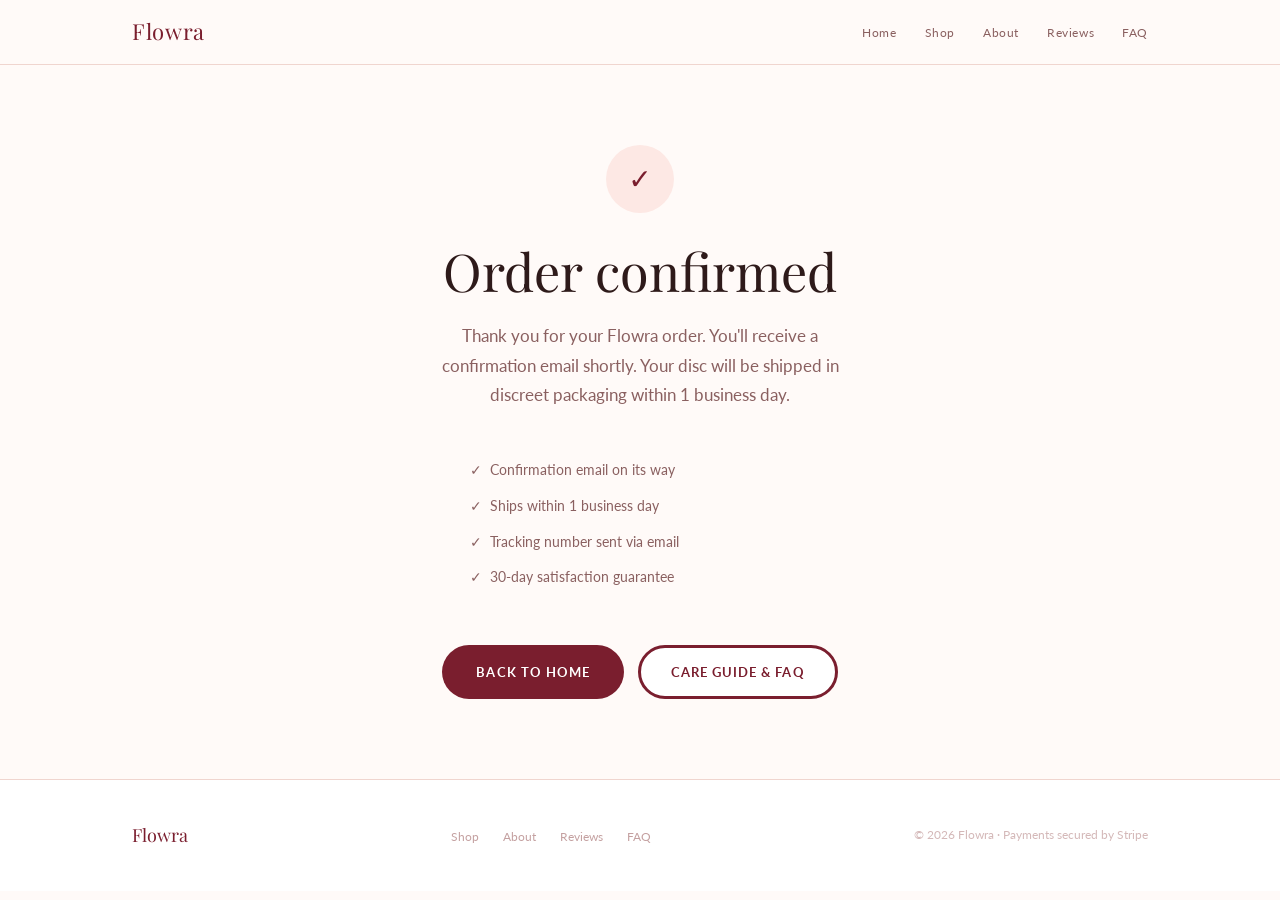
<file: success.html>
<!DOCTYPE html>
<html lang="en">
<head>
  <meta charset="UTF-8" />
  <meta name="viewport" content="width=device-width, initial-scale=1.0" />
  <title>Order Confirmed — Flowra</title>
  <link rel="stylesheet" href="flowra.css" />
</head>
<body>

<main>
  <div class="container success-wrap">
    <div class="success-check">✓</div>

    <h1 style="font-family:var(--ff-serif);font-size:clamp(36px,5vw,52px);margin-bottom:20px">Order confirmed</h1>

    <p style="font-size:17px;color:var(--muted);max-width:440px;line-height:1.75;margin-bottom:48px">
      Thank you for your Flowra order. You'll receive a confirmation email shortly. Your disc will be shipped in discreet packaging within 1 business day.
    </p>

    <div style="display:flex;flex-direction:column;gap:12px;width:100%;max-width:340px;margin-bottom:56px">
      <p style="font-size:14px;color:var(--muted);text-align:left">✓ &nbsp;Confirmation email on its way</p>
      <p style="font-size:14px;color:var(--muted);text-align:left">✓ &nbsp;Ships within 1 business day</p>
      <p style="font-size:14px;color:var(--muted);text-align:left">✓ &nbsp;Tracking number sent via email</p>
      <p style="font-size:14px;color:var(--muted);text-align:left">✓ &nbsp;30-day satisfaction guarantee</p>
    </div>

    <div style="display:flex;gap:14px;flex-wrap:wrap;justify-content:center">
      <a href="index.html" class="btn btn-primary">Back to home</a>
      <a href="faq.html" class="btn btn-outline">Care guide &amp; FAQ</a>
    </div>
  </div>
</main>

<script src="flowra-shared.js"></script>
</body>
</html>
</file>
<file: flowra.css>
/* flowra.css — shared styles */
@import url('https://fonts.googleapis.com/css2?family=Playfair+Display:ital,wght@0,400;0,500;1,400&family=Lato:wght@300;400;700&display=swap');

*, *::before, *::after { box-sizing: border-box; margin: 0; padding: 0; }

:root {
  --rose-deep:   #7a1e2e;
  --rose-mid:    #a83248;
  --rose-soft:   #e8a8b4;
  --rose-blush:  #fde8e4;
  --rose-pale:   #fdf0ed;
  --rose-border: #f0d5cf;
  --rose-light:  #fdecea;
  --rose-warn:   #fff5f0;
  --rose-warn-b: #f0c8b8;
  --cream:    #fffaf8;
  --white:    #ffffff;
  --ink:      #2e1a1a;
  --muted:    #8a6060;
  --hint:     #c4a0a0;
  --ff-serif: 'Playfair Display', Georgia, serif;
  --ff-sans:  'Lato', system-ui, sans-serif;
  --r-sm: 4px; --r-md: 8px; --r-lg: 16px; --r-xl: 24px; --r-pill: 100px;
  --max-w: 1080px;
}

html { scroll-behavior: smooth; }
body { font-family: var(--ff-sans); background: var(--cream); color: var(--ink); font-size: 15px; line-height: 1.7; -webkit-font-smoothing: antialiased; }
h1,h2,h3,h4 { font-family: var(--ff-serif); font-weight: 400; line-height: 1.15; }
a { color: inherit; text-decoration: none; }
img { max-width: 100%; display: block; }

/* Layout */
.container { max-width: var(--max-w); margin: 0 auto; padding: 0 32px; }
@media (max-width: 600px) { .container { padding: 0 20px; } }

/* Nav */
.nav { position: sticky; top: 0; z-index: 100; background: rgba(255,250,248,0.96); backdrop-filter: blur(10px); border-bottom: 1.5px solid var(--rose-border); }
.nav-inner { max-width: var(--max-w); margin: 0 auto; padding: 0 32px; height: 64px; display: flex; align-items: center; justify-content: space-between; }
.nav-logo { font-family: var(--ff-serif); font-size: 22px; color: var(--rose-deep); letter-spacing: .03em; }
.nav-links { display: flex; gap: 28px; list-style: none; }
.nav-links a { font-size: 12px; color: var(--muted); letter-spacing: .05em; transition: color .15s; }
.nav-links a:hover, .nav-links a.active { color: var(--rose-deep); font-weight: 700; }
@media (max-width: 640px) { .nav-links { display: none; } }

/* Buttons */
.btn { display: inline-flex; align-items: center; justify-content: center; gap: 8px; font-family: var(--ff-sans); font-size: 13px; font-weight: 700; letter-spacing: .08em; text-transform: uppercase; border-radius: var(--r-pill); cursor: pointer; transition: all .18s; border: none; text-decoration: none; }
.btn-primary { background-color: #7a1e2e !important; color: #ffffff !important; padding: 15px 34px; border: none; }
.btn-primary:hover { background-color: #a83248 !important; color: #ffffff !important; }
.btn-primary:disabled { opacity: .5; cursor: not-allowed; }
.btn-outline { background-color: #ffffff !important; color: #7a1e2e !important; padding: 13px 30px; border: 3px solid #7a1e2e !important; }
.btn-outline:hover { background-color: #fde8e4 !important; color: #7a1e2e !important; }
.btn-full { width: 100%; }

/* Pill / badge */
.pill { display: inline-block; font-size: 10px; font-weight: 700; letter-spacing: .14em; text-transform: uppercase; background: var(--rose-blush); color: var(--rose-deep); padding: 7px 18px; border-radius: var(--r-pill); }
.tag-verified { font-size: 10px; font-weight: 700; letter-spacing: .06em; background: var(--rose-blush); color: var(--rose-deep); padding: 2px 8px; border-radius: var(--r-pill); }

/* Section chrome */
.eyebrow { font-size: 10px; font-weight: 700; letter-spacing: .18em; text-transform: uppercase; color: #c47a84; margin-bottom: 10px; }
.section-title { font-family: var(--ff-serif); font-size: clamp(28px,4vw,40px); color: var(--ink); margin-bottom: 16px; }
.section-sub { font-size: 14px; color: var(--muted); line-height: 1.8; max-width: 560px; margin-bottom: 40px; }

/* Trust row */
.trust-row { display: flex; gap: 20px; flex-wrap: wrap; padding-top: 24px; border-top: 1.5px solid var(--rose-border); }
.trust-item { display: flex; align-items: center; gap: 7px; font-size: 12px; color: var(--muted); }
.trust-dot { width: 6px; height: 6px; border-radius: 50%; background: var(--rose-soft); flex-shrink: 0; }

/* Strip */
.strip { display: grid; grid-template-columns: repeat(4,1fr); background: var(--rose-pale); border-top: 1.5px solid var(--rose-border); border-bottom: 1.5px solid var(--rose-border); }
.strip-item { padding: 22px 24px; border-left: 1.5px solid var(--rose-border); }
.strip-item:first-child { border-left: none; }
.strip-label { font-size: 12px; font-weight: 700; color: var(--rose-deep); margin-bottom: 3px; }
.strip-sub { font-size: 11px; color: var(--hint); }
@media (max-width: 768px) { .strip { grid-template-columns: 1fr 1fr; } }

/* Grids */
.grid-2 { display: grid; grid-template-columns: 1fr 1fr; gap: 16px; }
.grid-3 { display: grid; grid-template-columns: repeat(3,1fr); gap: 16px; }
@media (max-width: 900px) { .grid-3 { grid-template-columns: 1fr 1fr; } }
@media (max-width: 640px) { .grid-2, .grid-3 { grid-template-columns: 1fr; } }

/* Hero */
.hero-grid { display: grid; grid-template-columns: 1fr 1fr; gap: 64px; align-items: center; }
@media (max-width: 860px) { .hero-grid { grid-template-columns: 1fr; } }
.hero-img-wrap { position: relative; }
.hero-img-glow { position: absolute; inset: -16px; background: var(--rose-blush); border-radius: 50%; opacity: .4; }
.hero-img-box { position: relative; background: var(--rose-pale); border-radius: var(--r-xl); aspect-ratio: 1; display: flex; align-items: center; justify-content: center; border: 1.5px solid var(--rose-border); overflow: hidden; }
.hero-img-box img { width: 75%; height: 75%; object-fit: contain; }

/* Feature card */
.feature-card { background: var(--white); border: 1.5px solid var(--rose-border); border-radius: var(--r-lg); padding: 28px 24px; transition: box-shadow .2s; }
.feature-card:hover { box-shadow: 0 4px 24px rgba(122,30,46,.08); }
.feature-icon { width: 44px; height: 44px; background: var(--rose-blush); border-radius: 12px; display: flex; align-items: center; justify-content: center; margin-bottom: 16px; font-size: 20px; }
.feature-title { font-family: var(--ff-serif); font-size: 17px; color: var(--ink); margin-bottom: 8px; }
.feature-desc { font-size: 13px; color: var(--muted); line-height: 1.75; }

/* Review card */
.review-card { background: var(--white); border: 1.5px solid var(--rose-border); border-radius: var(--r-lg); padding: 24px 20px; display: flex; flex-direction: column; gap: 10px; }
.review-stars { color: #c4703a; font-size: 13px; letter-spacing: 2px; }
.review-title { font-family: var(--ff-serif); font-size: 16px; color: var(--ink); }
.review-body { font-size: 13px; color: var(--muted); line-height: 1.75; flex: 1; }
.review-footer { display: flex; align-items: center; justify-content: space-between; margin-top: 4px; }
.review-name { font-size: 12px; font-weight: 700; color: var(--rose-deep); }
.review-meta { display: flex; gap: 8px; align-items: center; }
.review-loc  { font-size: 11px; color: var(--hint); }

/* Quote card */
.quote-card { background: var(--white); border: 1.5px solid var(--rose-border); border-radius: var(--r-lg); padding: 28px 24px; }
.quote-mark  { font-family: var(--ff-serif); font-size: 48px; color: #f0c0c8; line-height: .8; margin-bottom: 8px; }
.quote-text  { font-family: var(--ff-serif); font-size: 16px; color: #3d2020; line-height: 1.65; font-style: italic; margin-bottom: 16px; }
.quote-footer { display: flex; justify-content: space-between; align-items: center; margin-top: 16px; }
.quote-name  { font-size: 12px; font-weight: 700; color: var(--rose-deep); }
.quote-loc   { font-size: 11px; color: var(--hint); }

/* Warning box */
.warning-box { background: var(--rose-warn); border: 1.5px solid var(--rose-warn-b); border-radius: var(--r-lg); padding: 36px; }
.warning-title { font-family: var(--ff-serif); font-size: 20px; color: #7a2e1a; margin-bottom: 16px; }
.warning-list { list-style: none; display: flex; flex-direction: column; gap: 10px; }
.warning-list li { font-size: 13px; color: #8a5040; padding-left: 24px; position: relative; line-height: 1.7; }
.warning-list li::before { content: '⚠'; position: absolute; left: 0; font-size: 12px; }

/* Silicone box */
.silicone-box { background: var(--rose-blush); border: 1.5px solid #f0c0c8; border-radius: var(--r-lg); padding: 36px; }
.silicone-title { font-family: var(--ff-serif); font-size: 20px; color: var(--rose-deep); margin-bottom: 16px; }
.silicone-list { list-style: none; display: flex; flex-direction: column; gap: 10px; }
.silicone-list li { font-size: 13px; color: #6a2838; padding-left: 24px; position: relative; line-height: 1.7; }
.silicone-list li::before { content: '✓'; position: absolute; left: 0; font-weight: 700; color: var(--rose-deep); }

/* Compare table */
.compare-wrap { border: 1.5px solid var(--rose-border); border-radius: var(--r-lg); overflow: hidden; }
.compare-wrap table { width: 100%; border-collapse: collapse; }
.compare-wrap th, .compare-wrap td { padding: 14px 20px; font-size: 13px; border-top: 1px solid var(--rose-border); }
.compare-wrap thead th { border-top: none; font-size: 11px; font-weight: 700; letter-spacing: .1em; text-transform: uppercase; padding: 18px 20px; }
.compare-wrap thead th:first-child { background: var(--white); }
.compare-wrap thead th.bad  { background: #fff5f0; color: #a05030; text-align: center; }
.compare-wrap thead th.good { background: var(--rose-blush); color: var(--rose-deep); text-align: center; }
.compare-wrap td:first-child { font-weight: 700; color: #5a3030; background: var(--cream); }
.compare-wrap td.bad  { background: #fff5f0; color: #8a5040; text-align: center; }
.compare-wrap td.good { background: #fff8f8; color: #5a2030; text-align: center; }
.mark-bad  { color: #d4603a; font-weight: 700; }
.mark-good { color: var(--rose-deep); font-weight: 700; }

/* Life section */
.life-section { padding: 80px 0; background: var(--rose-deep); }
.life-eyebrow { font-size: 10px; font-weight: 700; letter-spacing: .18em; text-transform: uppercase; color: #f0b8c0; margin-bottom: 10px; }
.life-title { font-family: var(--ff-serif); font-size: clamp(32px,4vw,46px); color: #fff; margin-bottom: 20px; line-height: 1.15; }
.life-sub   { font-size: 15px; color: #f0c8cc; margin-bottom: 48px; max-width: 560px; line-height: 1.8; }
.life-card  { background: rgba(255,255,255,.1); border: 1.5px solid rgba(255,255,255,.2); border-radius: var(--r-lg); padding: 28px 24px; }
.life-num   { font-family: var(--ff-serif); font-size: 44px; color: #f9d0d8; margin-bottom: 6px; }
.life-label { font-size: 13px; color: #f0c8cc; font-weight: 700; margin-bottom: 8px; }
.life-desc  { font-size: 12px; color: rgba(255,220,225,.75); line-height: 1.75; }

/* CTA */
.cta-section { padding: 100px 0; background: var(--rose-light); text-align: center; }
.cta-title { font-family: var(--ff-serif); font-size: clamp(34px,5vw,50px); color: var(--ink); margin-bottom: 16px; line-height: 1.15; }
.cta-sub   { font-size: 15px; color: var(--muted); margin-bottom: 40px; }

/* Modal */
.modal-overlay { display: none; position: fixed; inset: 0; background: rgba(46,26,26,.55); z-index: 200; align-items: center; justify-content: center; padding: 20px; }
.modal-overlay.open { display: flex; }
.modal { background: var(--white); border-radius: var(--r-xl); padding: 44px 40px; width: 100%; max-width: 480px; max-height: 92vh; overflow-y: auto; position: relative; }
.modal-close { position: absolute; top: 14px; right: 18px; font-size: 26px; color: var(--hint); cursor: pointer; background: none; border: none; line-height: 1; font-family: var(--ff-sans); }
.modal-close:hover { color: var(--ink); }
.modal-title { font-family: var(--ff-serif); font-size: 26px; margin-bottom: 6px; }
.modal-sub   { font-size: 13px; color: var(--muted); margin-bottom: 20px; }
.modal-trust { display: flex; border-top: 1.5px solid var(--rose-border); border-bottom: 1.5px solid var(--rose-border); margin-bottom: 24px; }
.modal-trust span { font-size: 11px; color: var(--muted); flex: 1; text-align: center; padding: 12px 4px; }
#payment-element { margin-bottom: 16px; }
#payment-message { color: #e53e3e; font-size: 13px; margin: 10px 0; display: none; }

/* Footer */
.footer { background: var(--white); border-top: 1.5px solid var(--rose-border); padding: 40px 0; }
.footer-inner { display: flex; align-items: center; justify-content: space-between; flex-wrap: wrap; gap: 16px; }
.footer-logo  { font-family: var(--ff-serif); font-size: 18px; color: var(--rose-deep); }
.footer-links { display: flex; gap: 24px; list-style: none; }
.footer-links a { font-size: 12px; color: var(--hint); transition: color .15s; }
.footer-links a:hover { color: var(--rose-deep); }
.footer-copy  { font-size: 12px; color: #d4b8b8; }

/* FAQ accordion */
.faq-item { border-top: 1.5px solid var(--rose-border); }
.faq-item:last-child { border-bottom: 1.5px solid var(--rose-border); }
.faq-question { width: 100%; display: flex; justify-content: space-between; align-items: center; padding: 24px 0; gap: 24px; background: none; border: none; cursor: pointer; text-align: left; }
.faq-question span:first-child { font-family: var(--ff-serif); font-size: 18px; color: var(--ink); line-height: 1.3; }
.faq-icon { font-size: 22px; color: var(--hint); flex-shrink: 0; transition: transform .2s; line-height: 1; }
.faq-answer { display: none; padding-bottom: 24px; padding-right: 40px; font-size: 15px; color: var(--muted); line-height: 1.8; }
.faq-item.open .faq-answer { display: block; }
.faq-item.open .faq-icon { transform: rotate(45deg); }

/* Product page specifics */
.product-grid { display: grid; grid-template-columns: 1fr 1fr; gap: 80px; align-items: start; }
@media (max-width: 860px) { .product-grid { grid-template-columns: 1fr; gap: 40px; } }
.sticky-img { position: sticky; top: 88px; }
.spec-row { display: flex; justify-content: space-between; padding: 11px 0; border-bottom: 1px solid var(--rose-border); font-size: 14px; }
.spec-label { color: var(--hint); }
.qty-wrap { display: flex; align-items: center; border: 1.5px solid var(--rose-border); border-radius: var(--r-sm); overflow: hidden; }
.qty-btn { width: 42px; height: 48px; font-size: 20px; color: var(--muted); background: none; border: none; cursor: pointer; display: flex; align-items: center; justify-content: center; transition: background .15s; }
.qty-btn:hover { background: var(--rose-blush); }
.qty-num { width: 42px; text-align: center; font-size: 14px; color: var(--ink); }
.include-item { font-size: 14px; color: var(--ink); margin-bottom: 10px; }

/* Breadcrumb */
.breadcrumb { font-size: 12px; color: var(--hint); margin-bottom: 48px; letter-spacing: .04em; }
.breadcrumb a:hover { color: var(--rose-deep); }

/* About stats */
.stat-row { display: flex; justify-content: space-between; align-items: center; padding: 22px 0; border-bottom: 1.5px solid var(--rose-border); }
.stat-row:first-child { border-top: 1.5px solid var(--rose-border); }
.stat-num-lg { font-family: var(--ff-serif); font-size: 36px; color: var(--ink); }
.stat-label-sm { font-size: 13px; color: var(--hint); letter-spacing: .04em; }

/* Value column */
.value-col { padding: 40px 36px; border-left: 1.5px solid var(--rose-border); }
.value-col:first-child { border-left: none; padding-left: 0; }
.value-title { font-family: var(--ff-serif); font-size: 22px; color: var(--ink); margin-bottom: 14px; }
.value-desc  { font-size: 14px; color: var(--muted); line-height: 1.8; }

/* Reviews page */
.rating-big { font-family: var(--ff-serif); font-size: 72px; line-height: 1; color: var(--ink); }
.rating-bar-row { display: flex; align-items: center; gap: 10px; margin-bottom: 8px; }
.rating-bar-bg { flex: 1; background: var(--rose-blush); border-radius: 100px; height: 6px; overflow: hidden; }
.rating-bar-fill { height: 100%; background: var(--rose-deep); border-radius: 100px; }
.rating-bar-star { font-size: 12px; color: var(--hint); width: 16px; text-align: right; }
.rating-bar-cnt  { font-size: 12px; color: var(--hint); width: 20px; }

/* Success page */
.success-wrap { min-height: 60vh; display: flex; flex-direction: column; align-items: center; justify-content: center; text-align: center; padding: 80px 24px; }
.success-check { width: 68px; height: 68px; border-radius: 50%; background: var(--rose-blush); display: flex; align-items: center; justify-content: center; font-size: 28px; margin: 0 auto 28px; color: var(--rose-deep); }

/* Utility */
.divider { border: none; border-top: 1.5px solid var(--rose-border); }
.text-center { text-align: center; }
.mt-8  { margin-top: 8px; }
.mt-12 { margin-top: 12px; }
.mt-16 { margin-top: 16px; }
.mt-20 { margin-top: 20px; }
.mt-24 { margin-top: 24px; }
.mt-32 { margin-top: 32px; }
.mt-40 { margin-top: 40px; }
.mt-48 { margin-top: 48px; }
.mb-8  { margin-bottom: 8px; }
.mb-16 { margin-bottom: 16px; }
.mb-20 { margin-bottom: 20px; }
.mb-24 { margin-bottom: 24px; }
.mb-32 { margin-bottom: 32px; }
.mb-40 { margin-bottom: 40px; }
.mb-48 { margin-bottom: 48px; }
.sec  { padding: 100px 0; }
.sec-pink { padding: 100px 0; background: #fdf5f3; }
.sec-cream { padding: 100px 0; background: var(--cream); }
</file>
